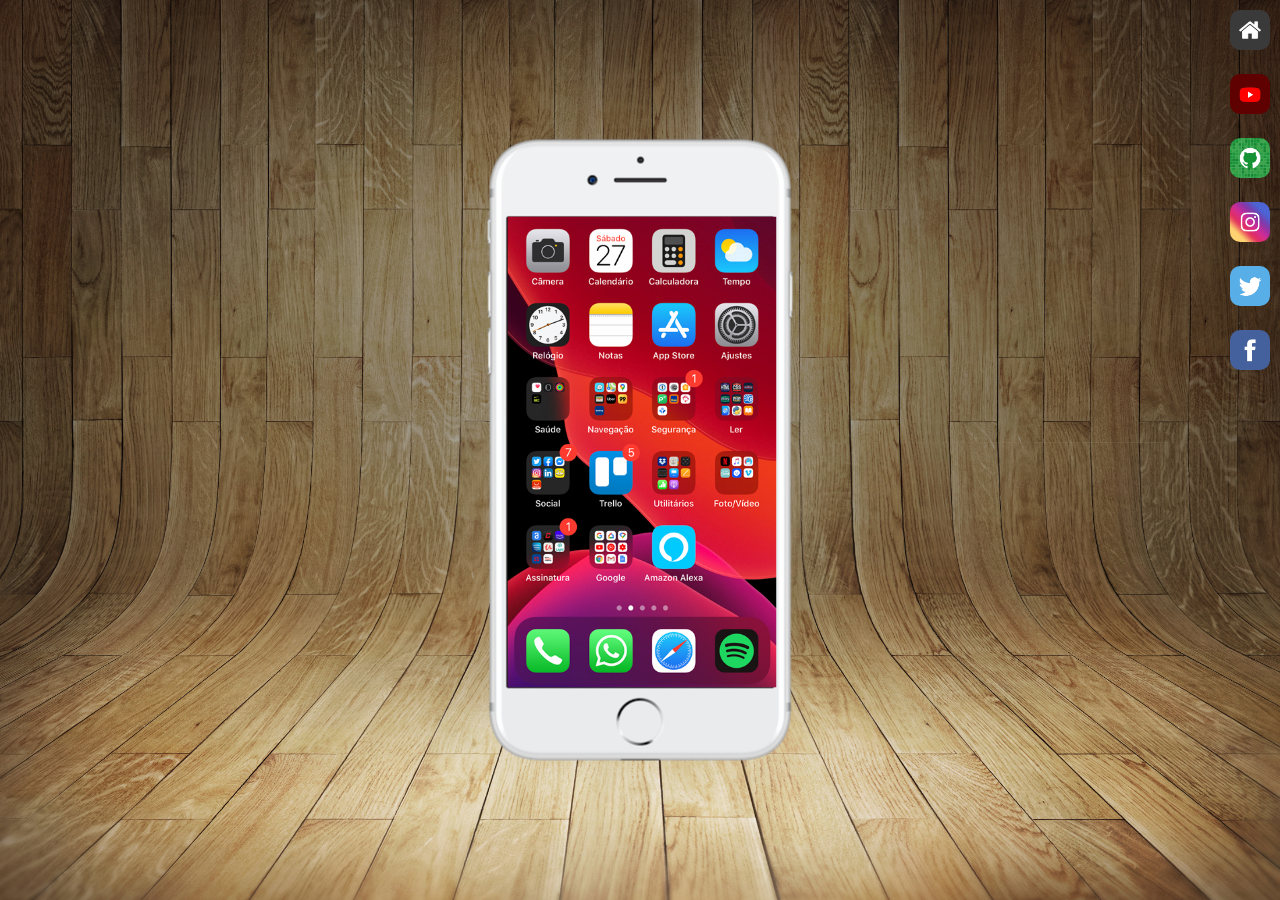
<file: index.html>
<!DOCTYPE html>
<html lang="pt-br">
<head>
  <meta charset="UTF-8">
  <meta name="viewport" content="width=device-width, initial-scale=1.0">
  <link rel="shortcut icon" href="favicon.ico" type="image/x-icon">
  <title>Projeto Redes Sociais</title>
  <link rel="stylesheet" href="estilos/style.css">
</head>
<body>
  <main>
    <section id="telefone">
      <iframe src="home.html" frameborder="0" id="tela" name="tela">Seu navegador não é compatível com isso.</iframe>
    </section>
    <section id="redes-sociais">
      <a href="#" target="tela"><img src="imagens/logo-home.jpg" alt="Home"></a>
      <a href="#" target="tela"><img src="imagens/logo-youtube.jpg" alt="Youtube"></a>
      <a href="#" target="tela"><img src="imagens/logo-github.jpg" alt="Github"></a>
      <a href="#" target="tela"><img src="imagens/logo-instagram.jpg" alt="logo-instagram"></a>
      <a href="#" target="tela"><img src="imagens/logo-twitter.jpg" alt="Twitter"></a>
      <a href="#" target="tela"><img src="imagens/logo-facebook.jpg" alt="Facebook"></a>
    </section>
  </main>
</body>
</html>
</file>
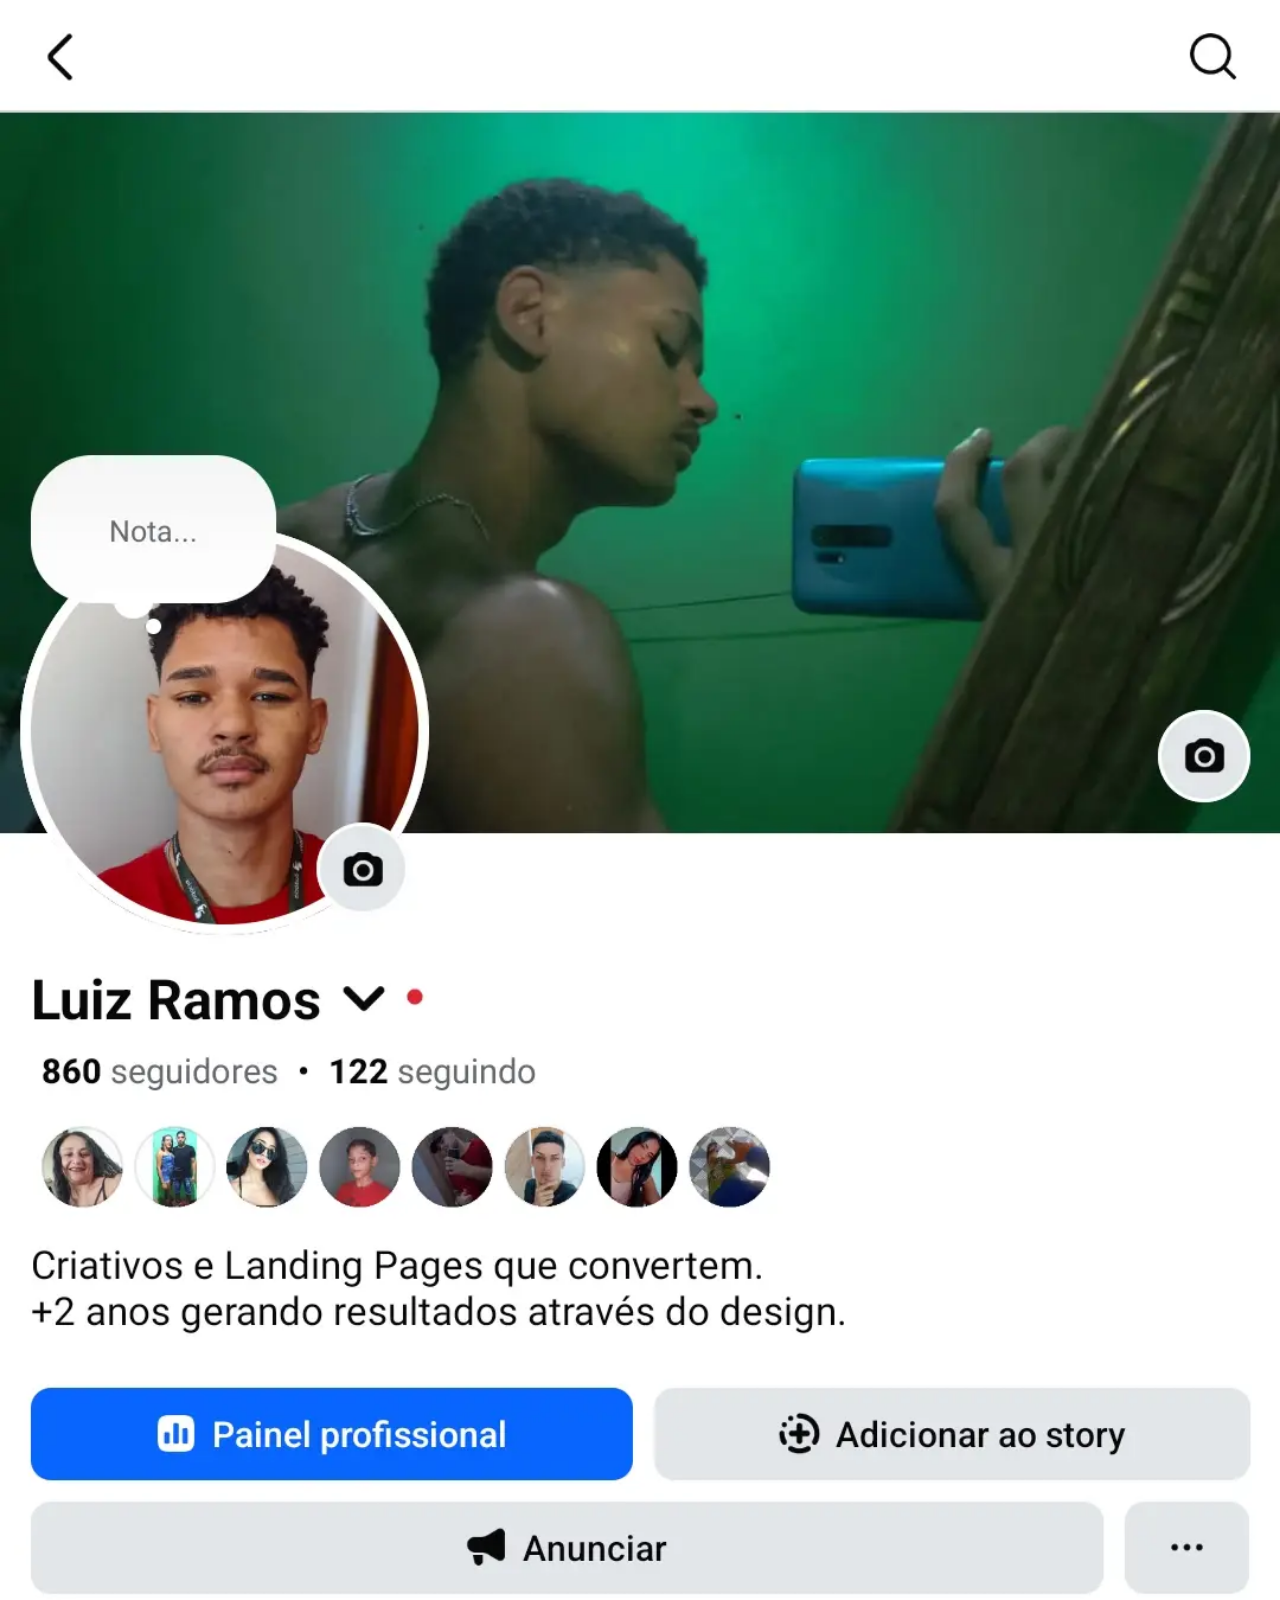
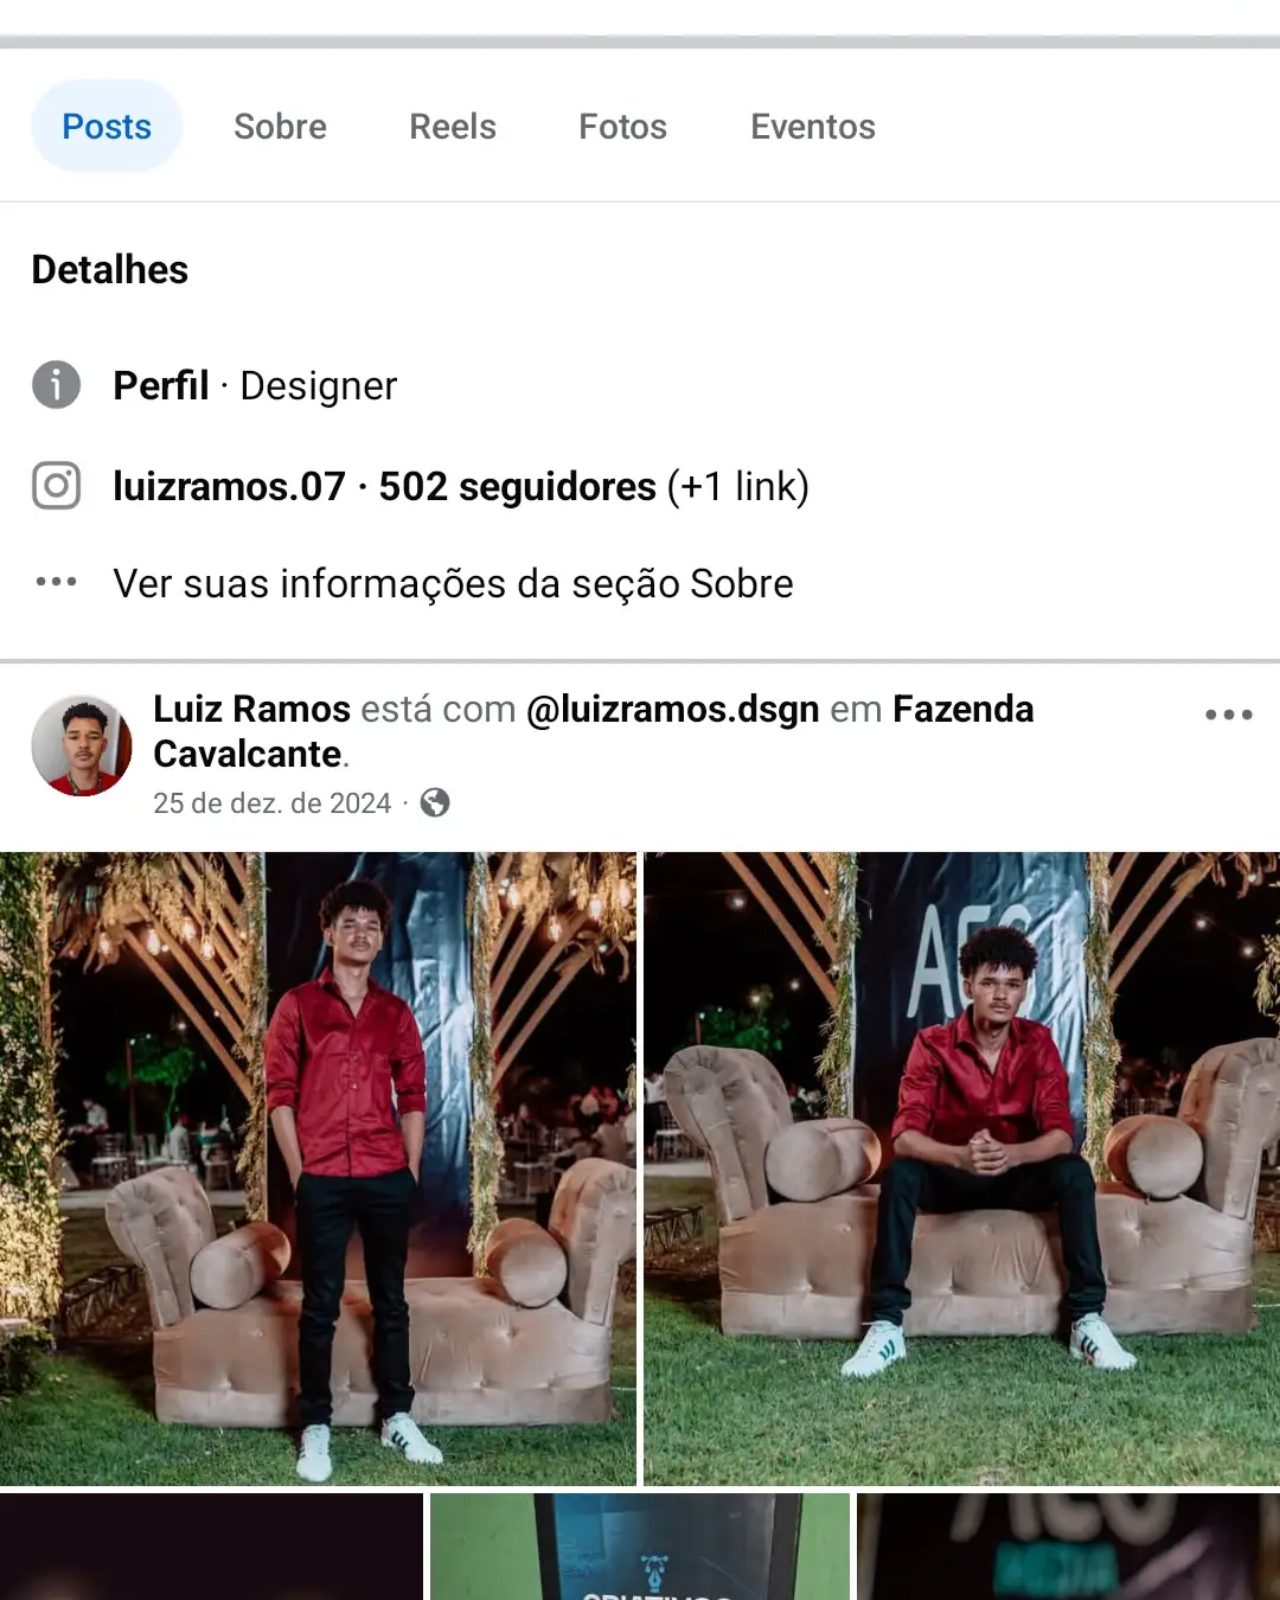
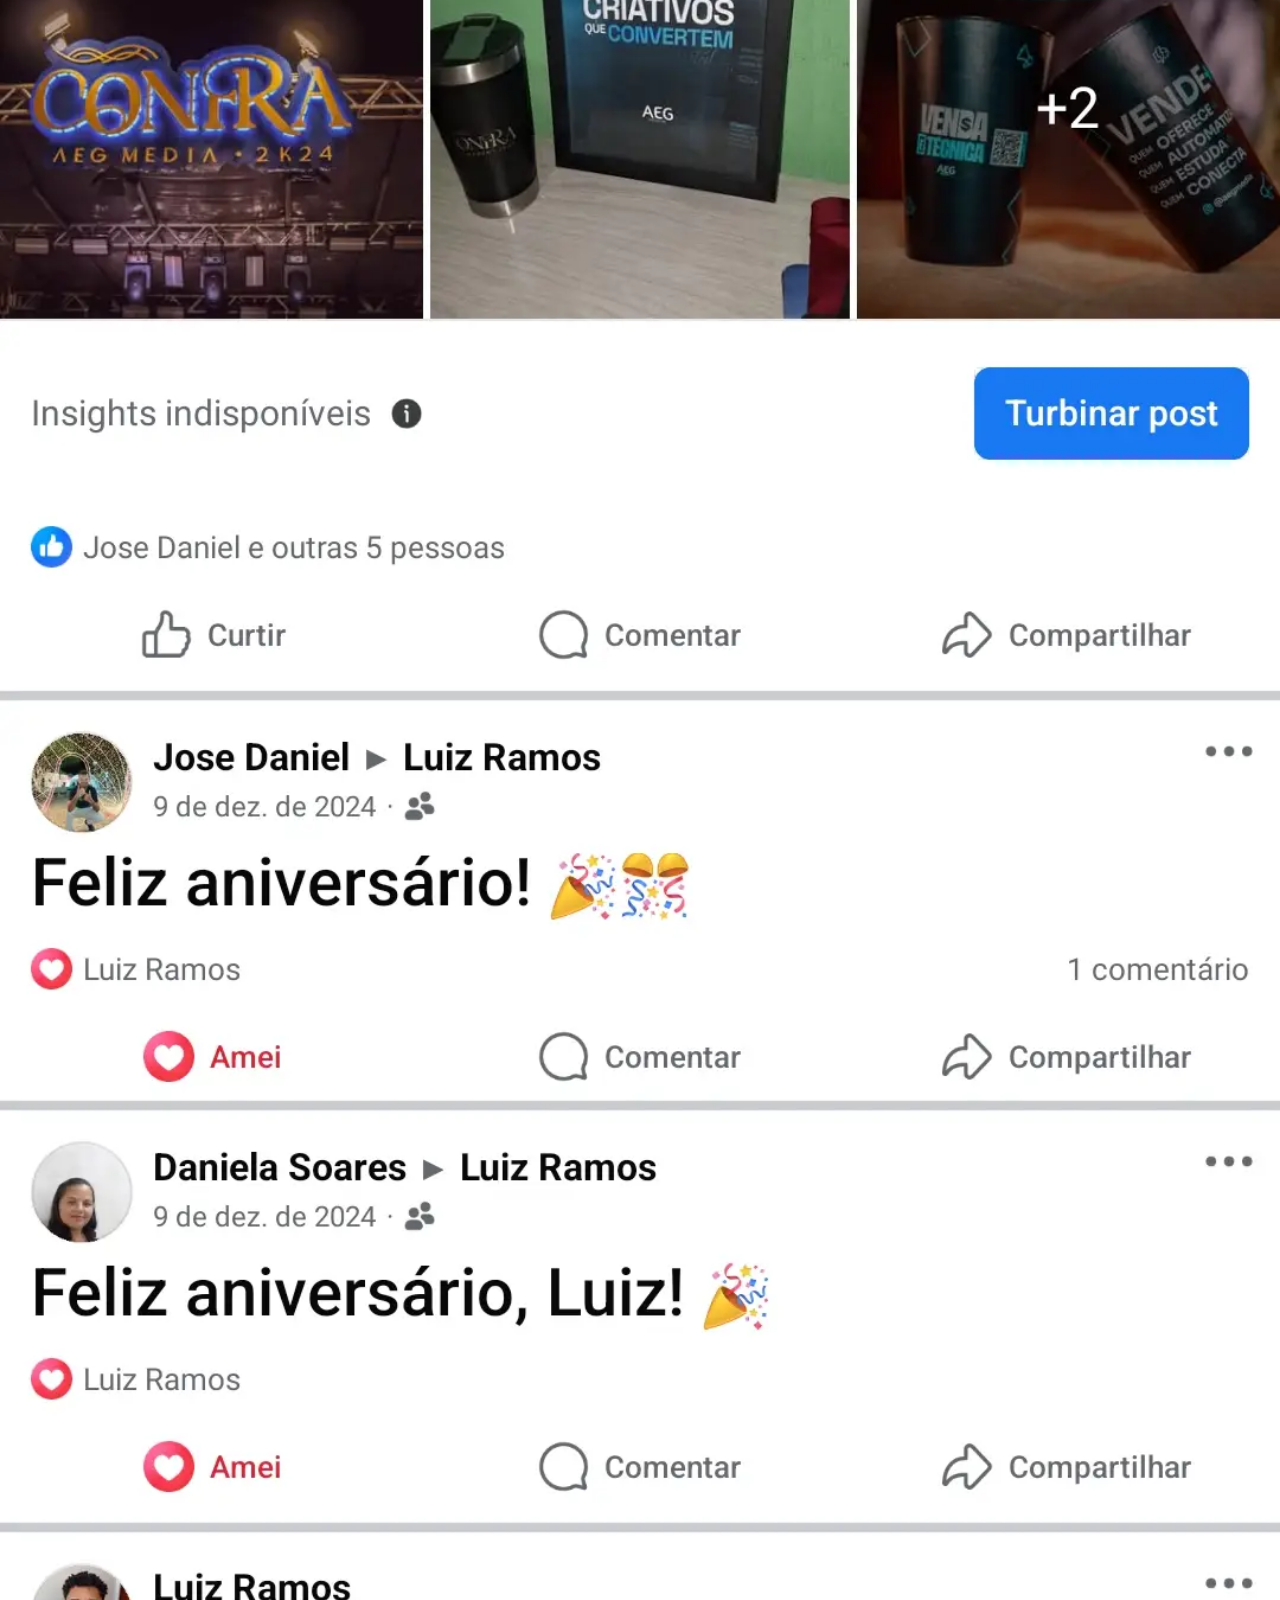
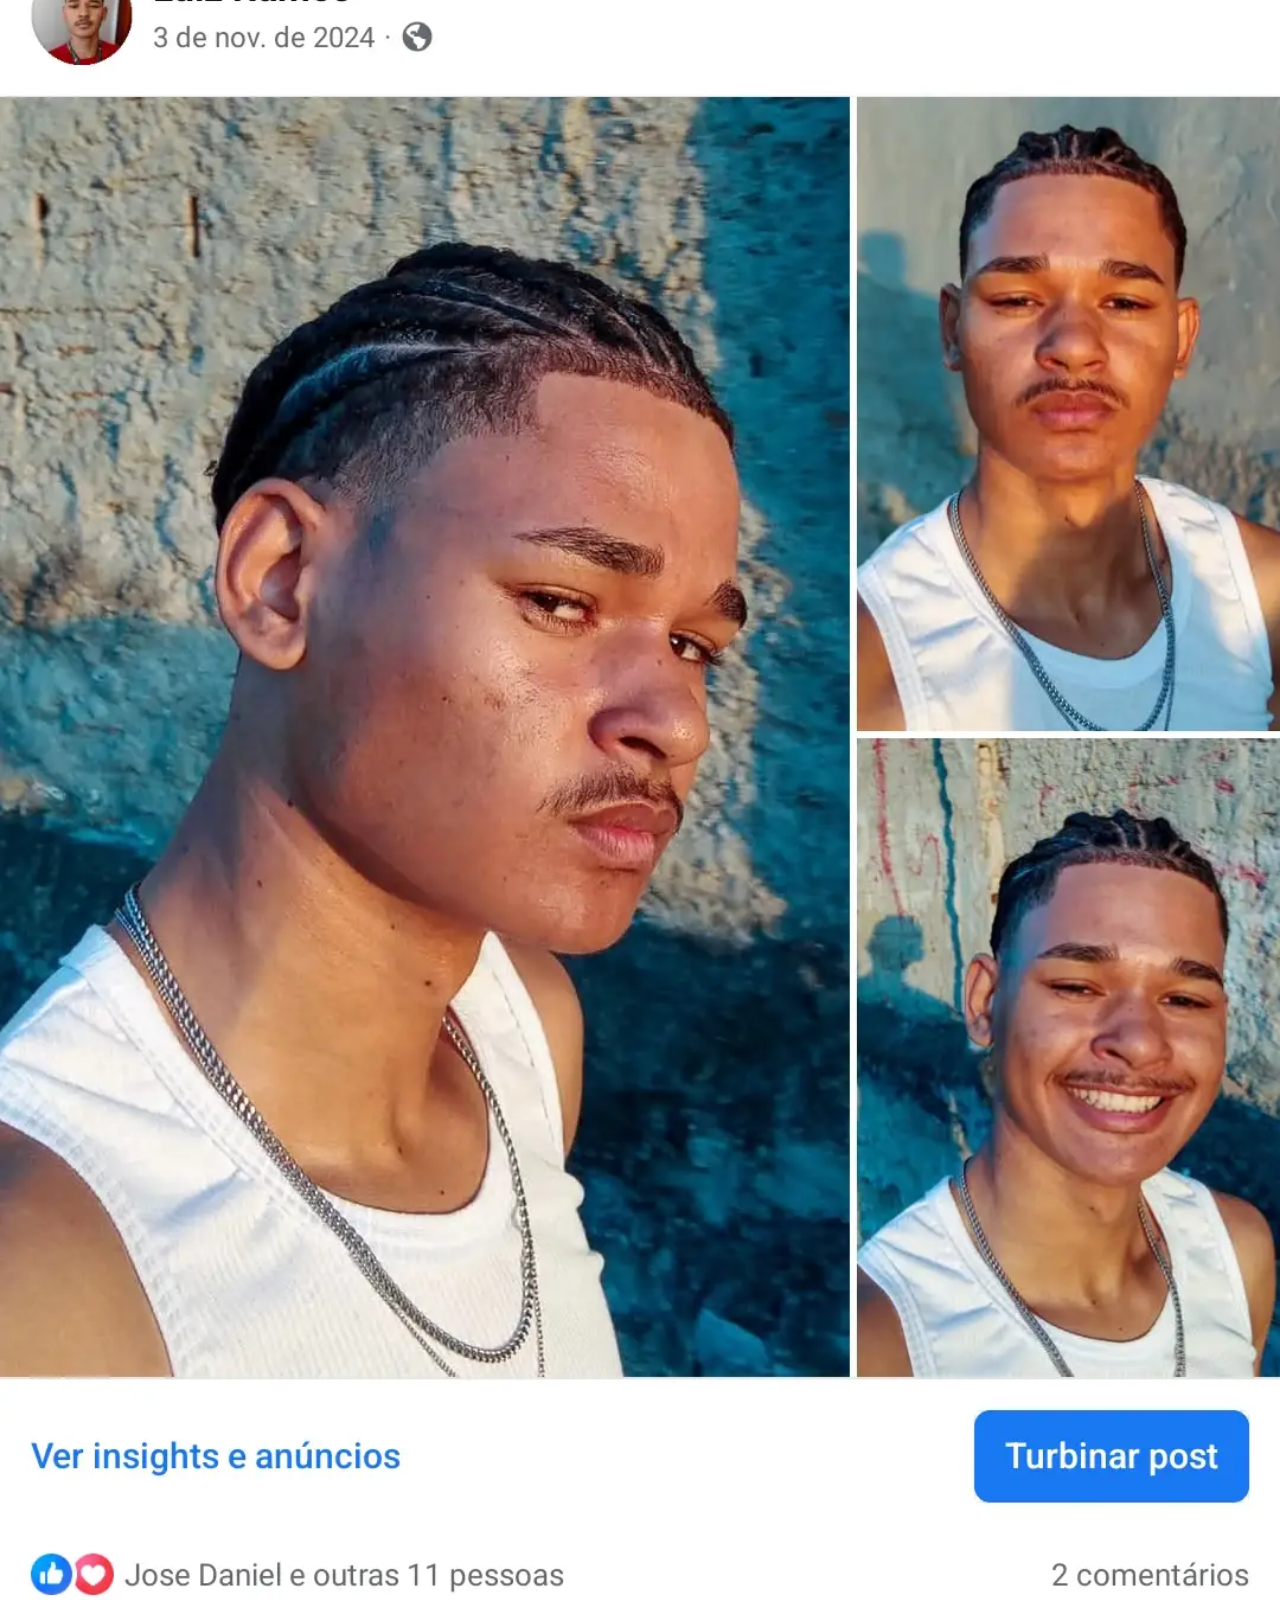
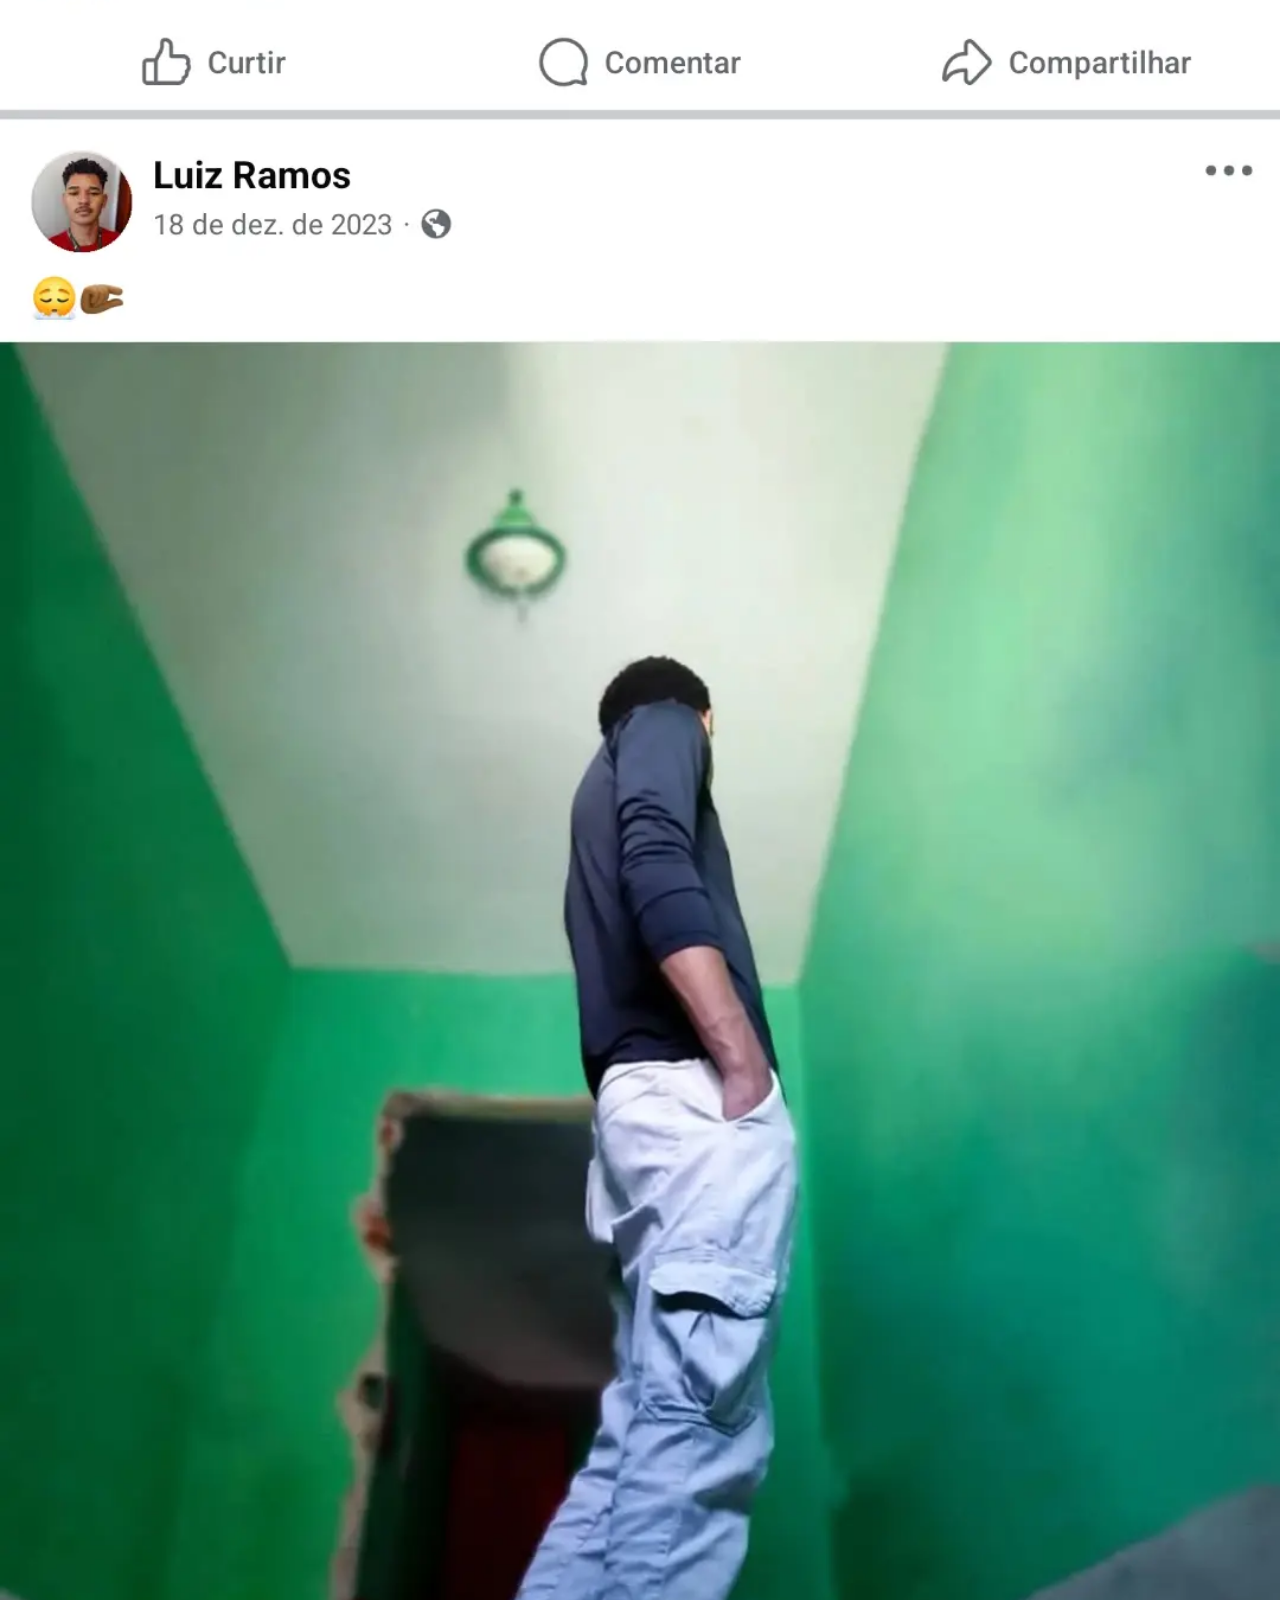
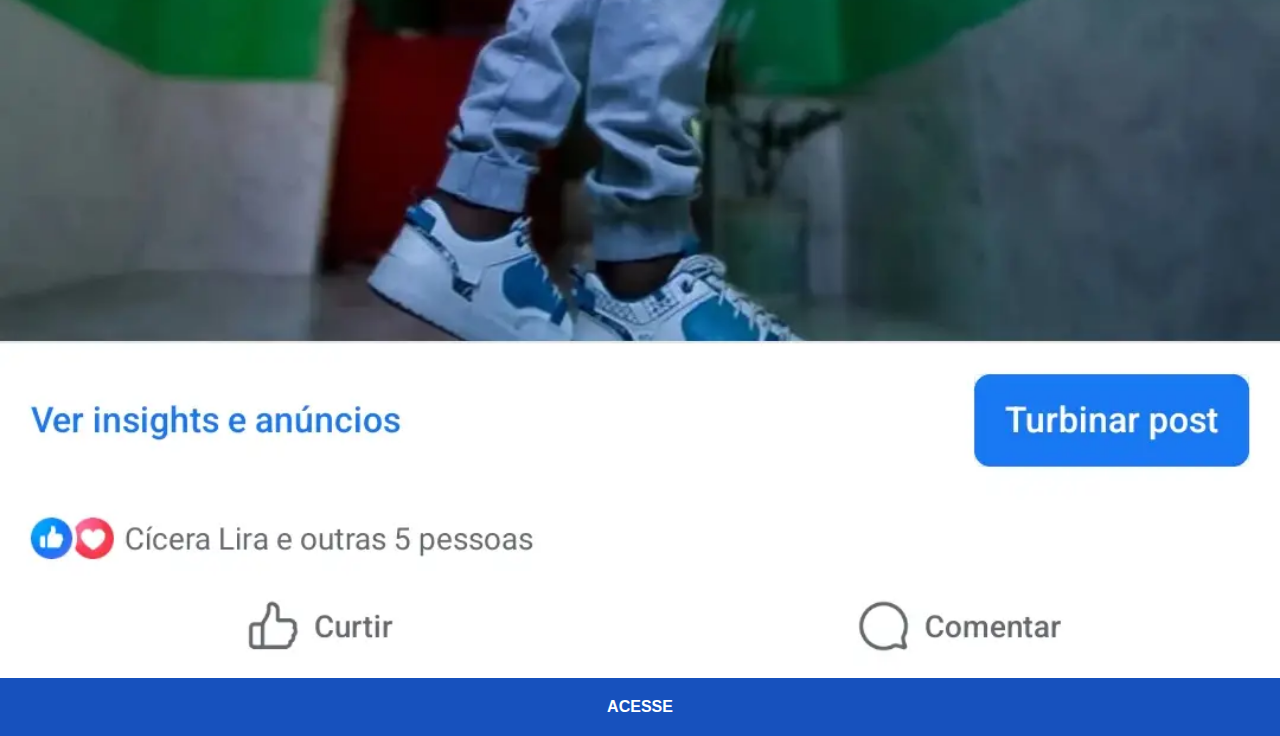
<file: facebook.html>
<!DOCTYPE html>
<html lang="pt-br">
<head>
  <meta charset="UTF-8">
  <meta name="viewport" content="width=device-width, initial-scale=1.0">
  <title>Facebook</title>
  <link rel="stylesheet" href="estilos/social.css">
</head>
<body>
  <img src="imagens/tela-facebook.webp" alt="Tela do Facebook">
  <a href="https://facebook.com/" target="_blank">ACESSE</a>
</body>
</html>
</file>
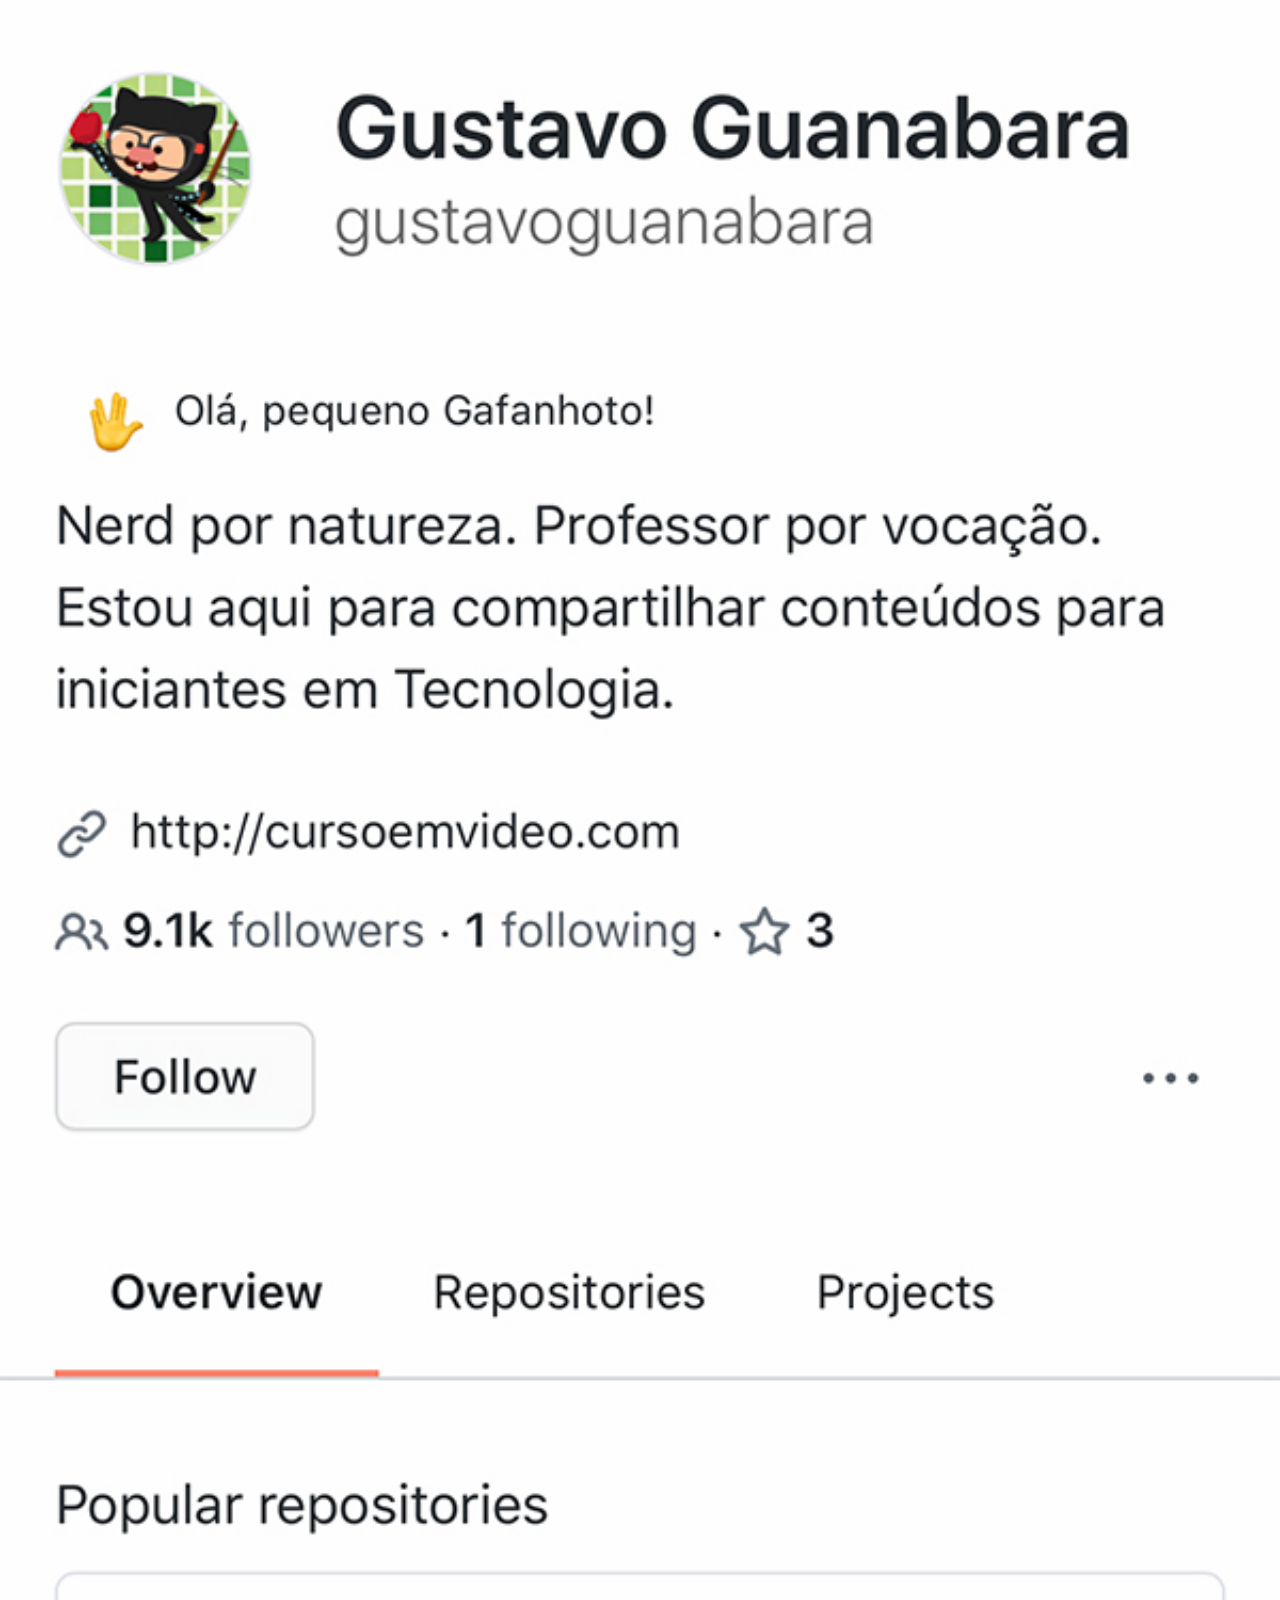
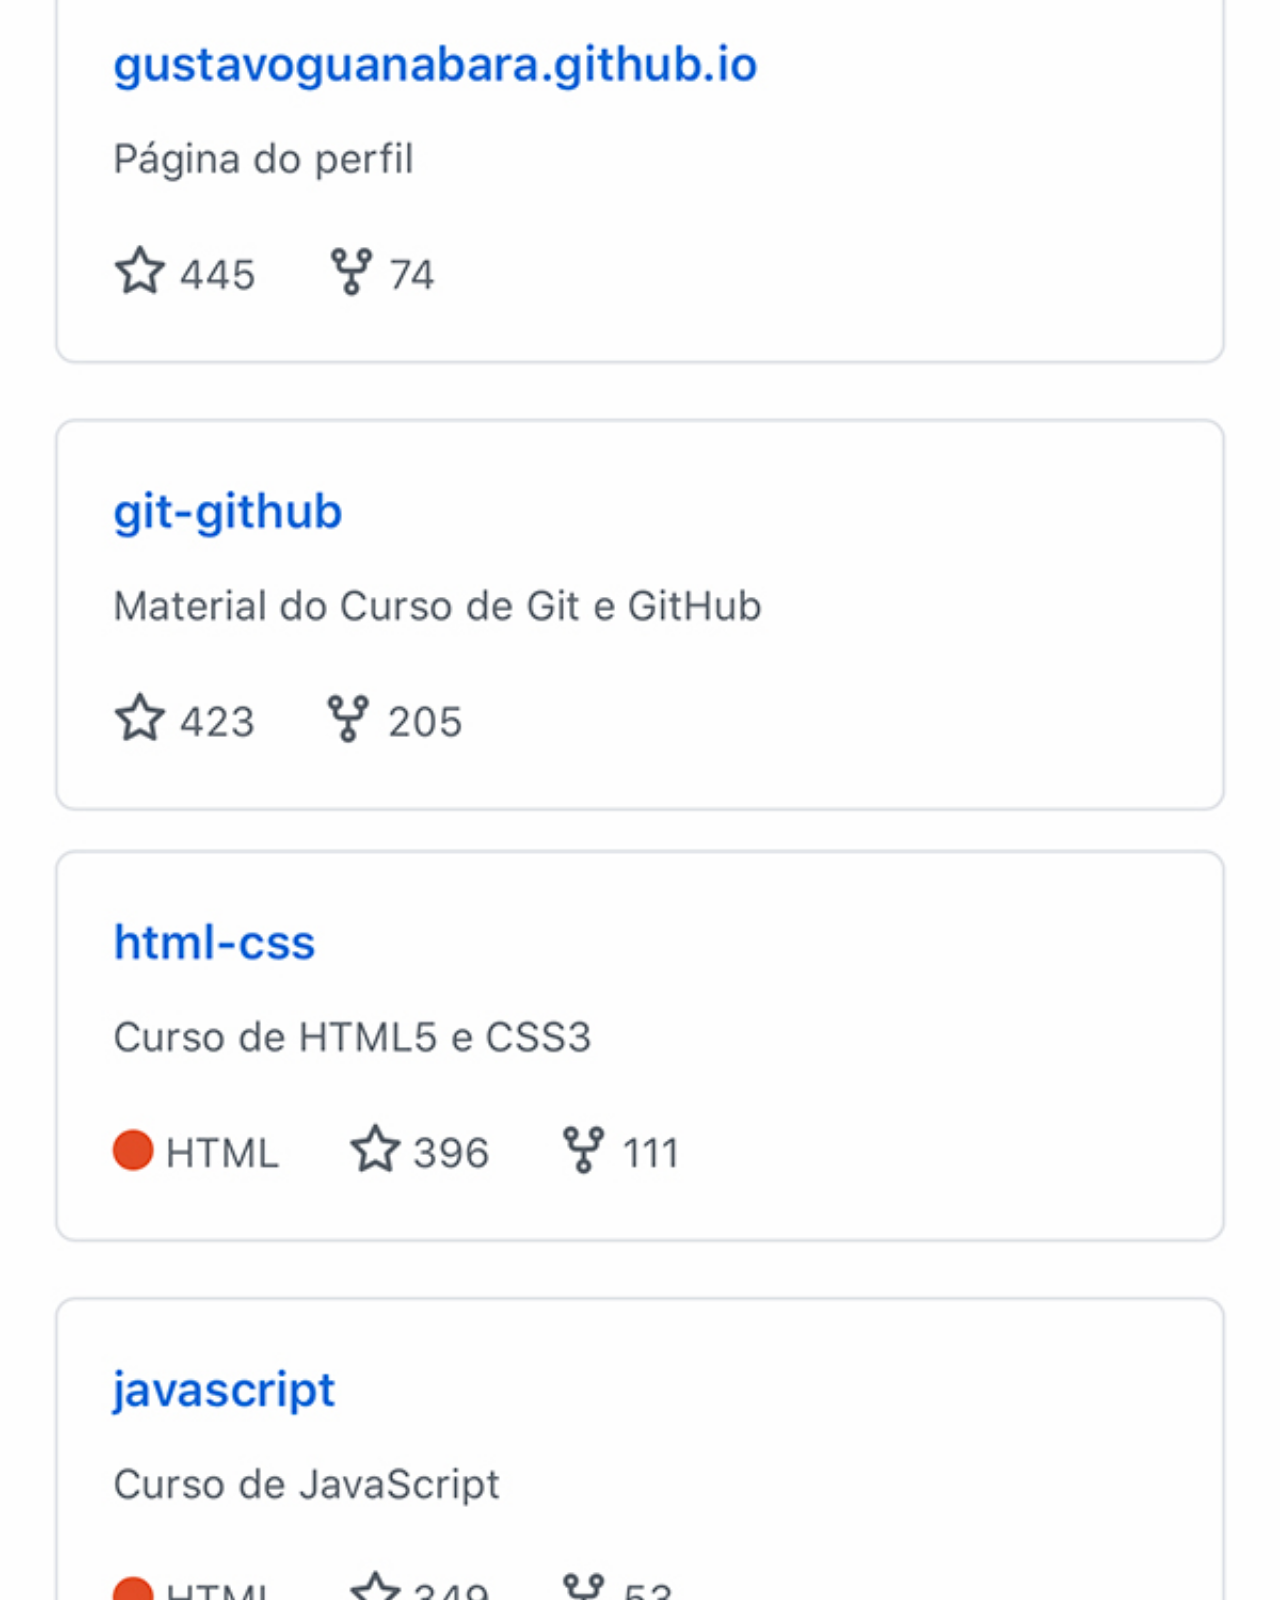
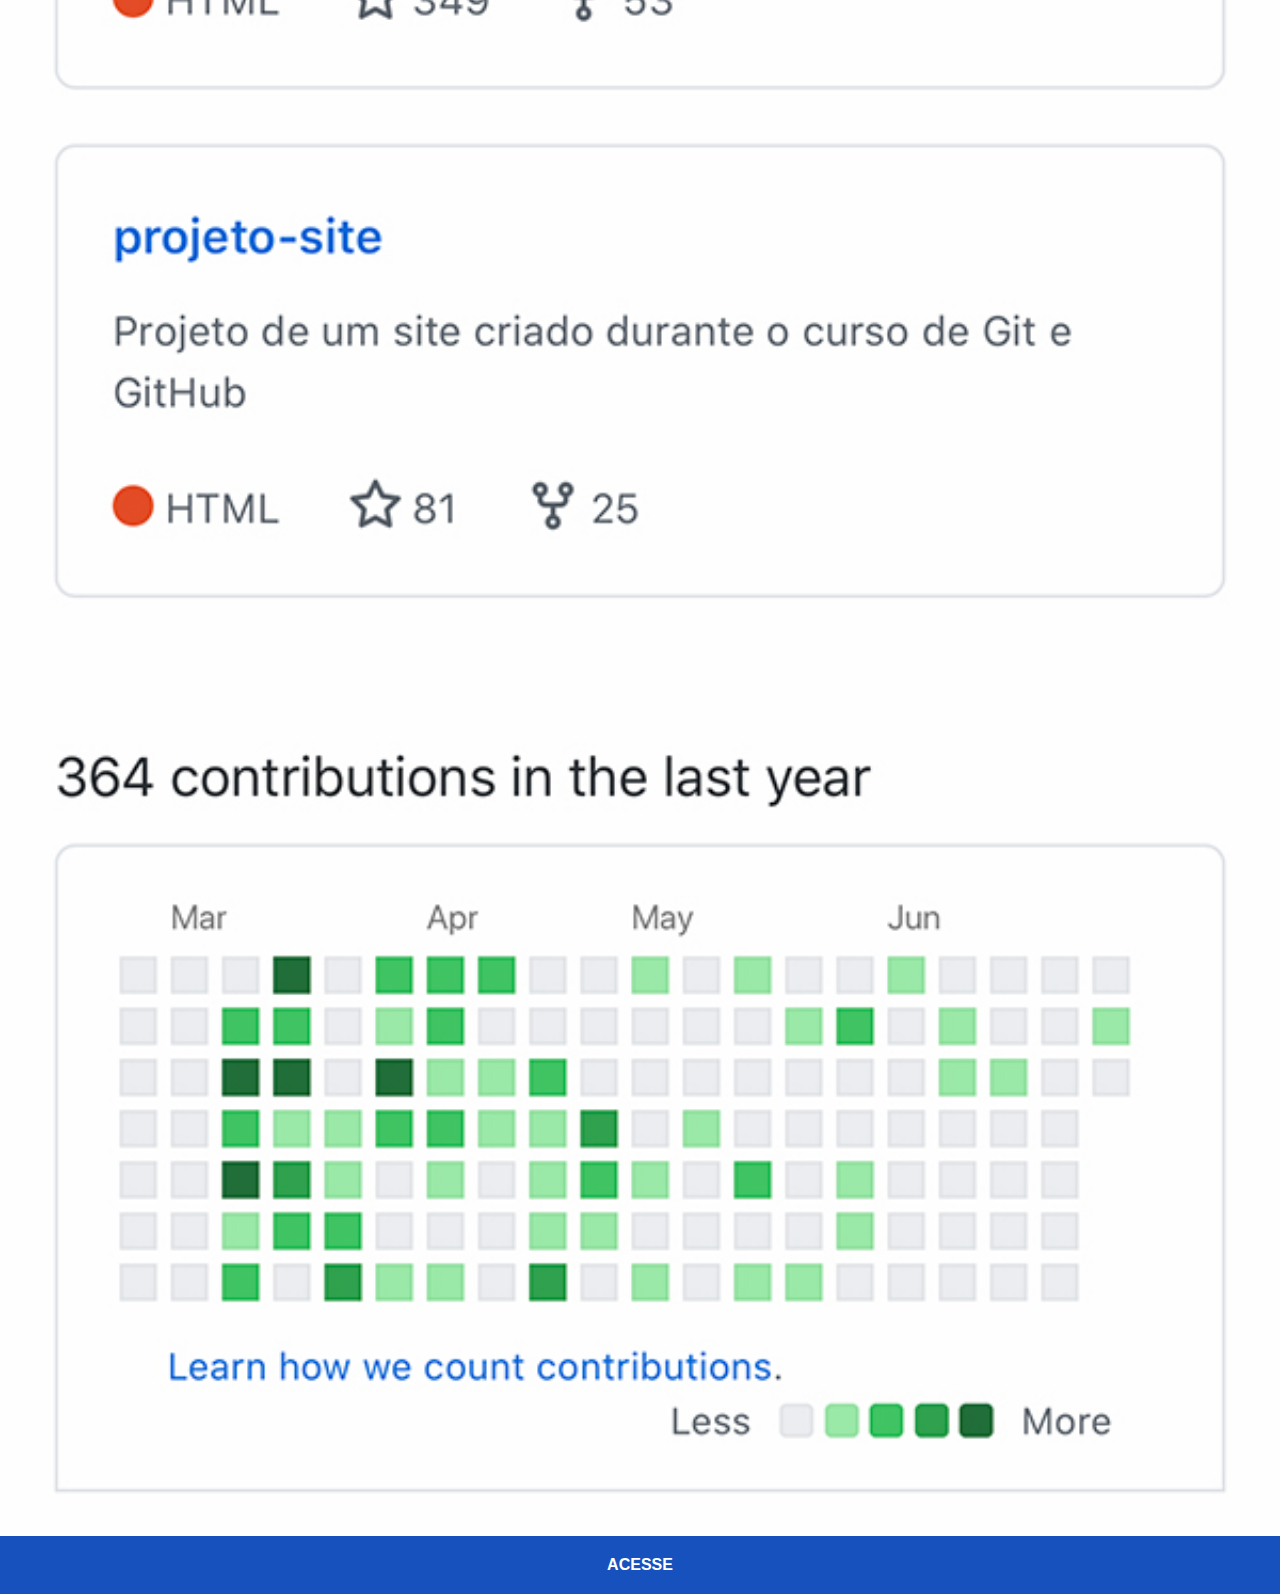
<file: github.html>
<!DOCTYPE html>
<html lang="pt-br">
<head>
  <meta charset="UTF-8">
  <meta name="viewport" content="width=device-width, initial-scale=1.0">
  <title>GitHub</title>
  <link rel="stylesheet" href="estilos/social.css">
</head>
<body>
  <img src="imagens/tela-github.jpg" alt="Tela do GitHub">
  <a href="https://github.com/luizramosdsgn" target="_blank">ACESSE</a>
</body>
</html>
</file>
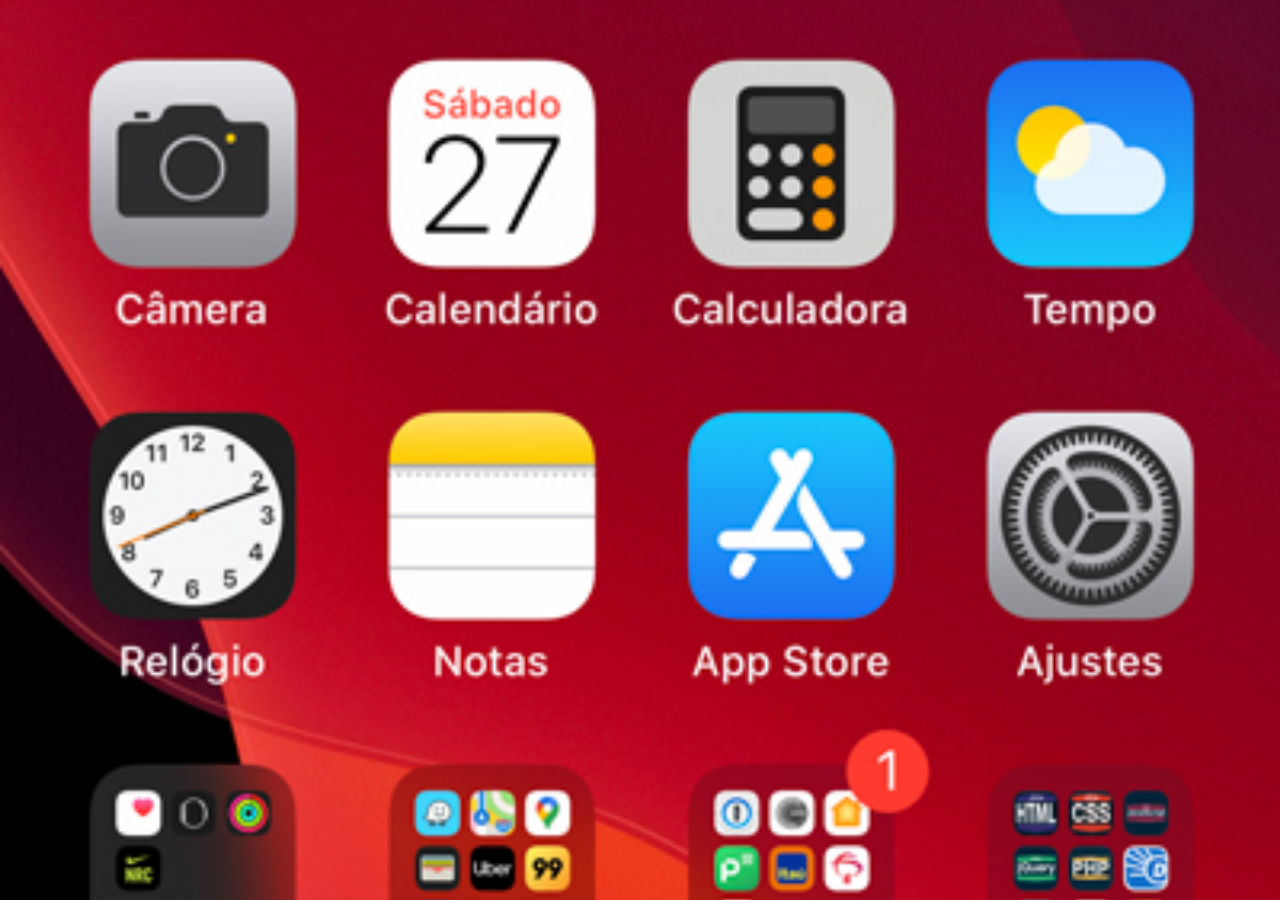
<file: home.html>
<!DOCTYPE html>
<html lang="pt-br">
<head>
  <meta charset="UTF-8">
  <meta name="viewport" content="width=device-width, initial-scale=1.0">
  <title>Home</title>
  <style>
    * {
      margin: 0;
      padding: 0;
    }
    body {
      width: 100vw;
      height: 100vh;
      background: url('imagens/tela-home.jpg')no-repeat top center;
      background-size: cover;
    }
  </style>
</head>
<body>
  
</body>
</html>
</file>
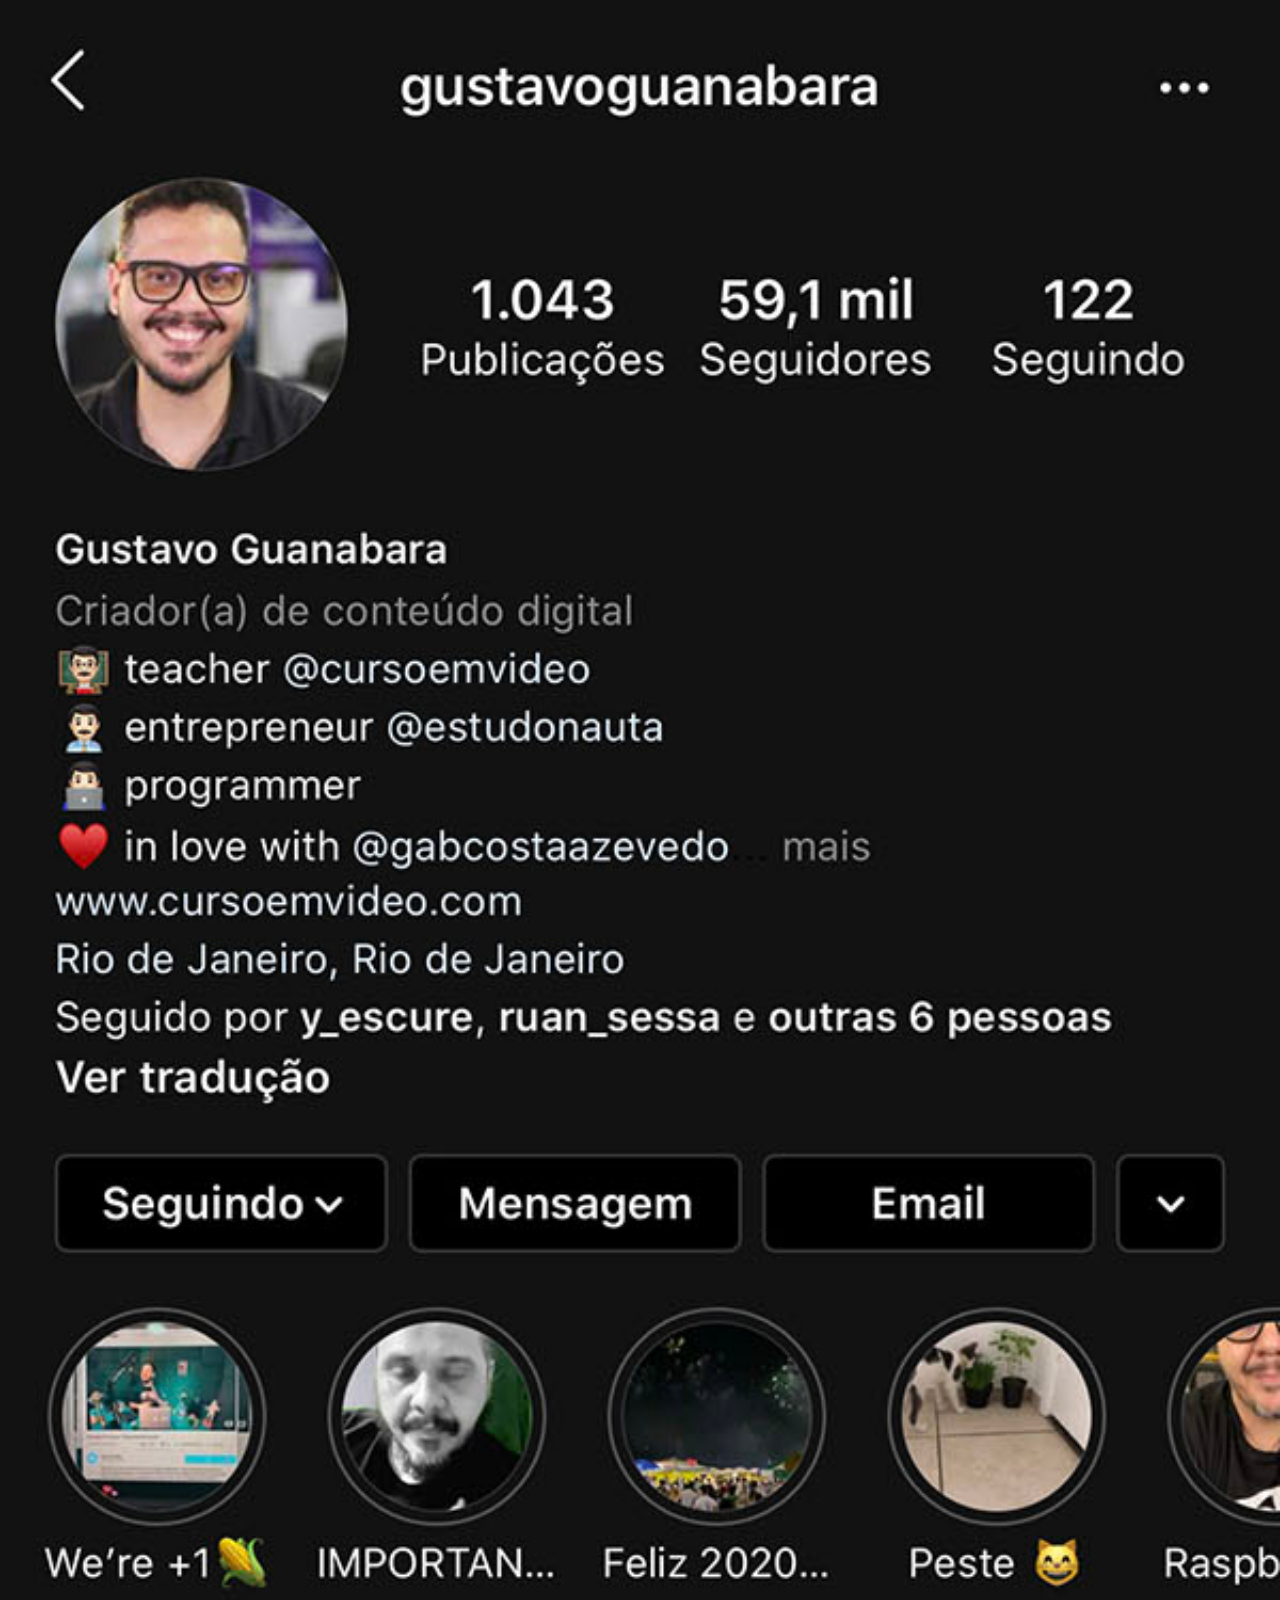
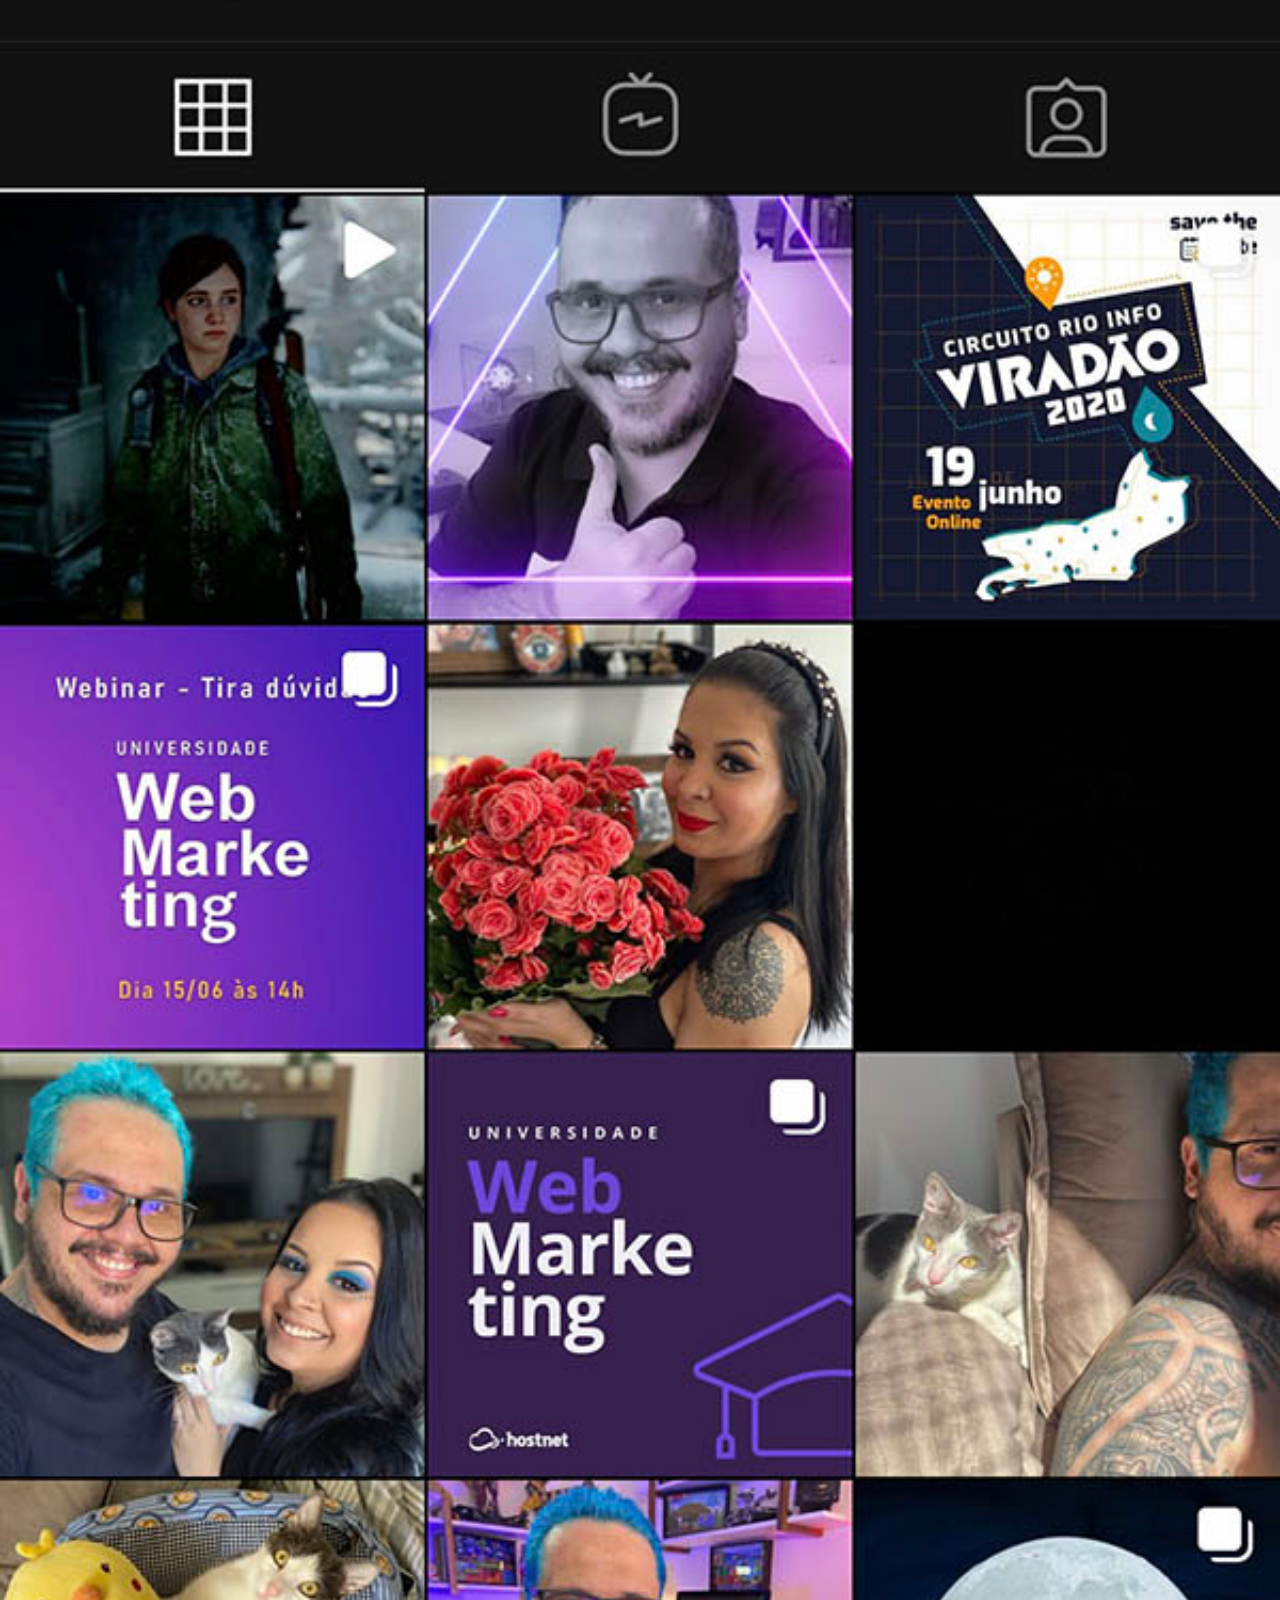
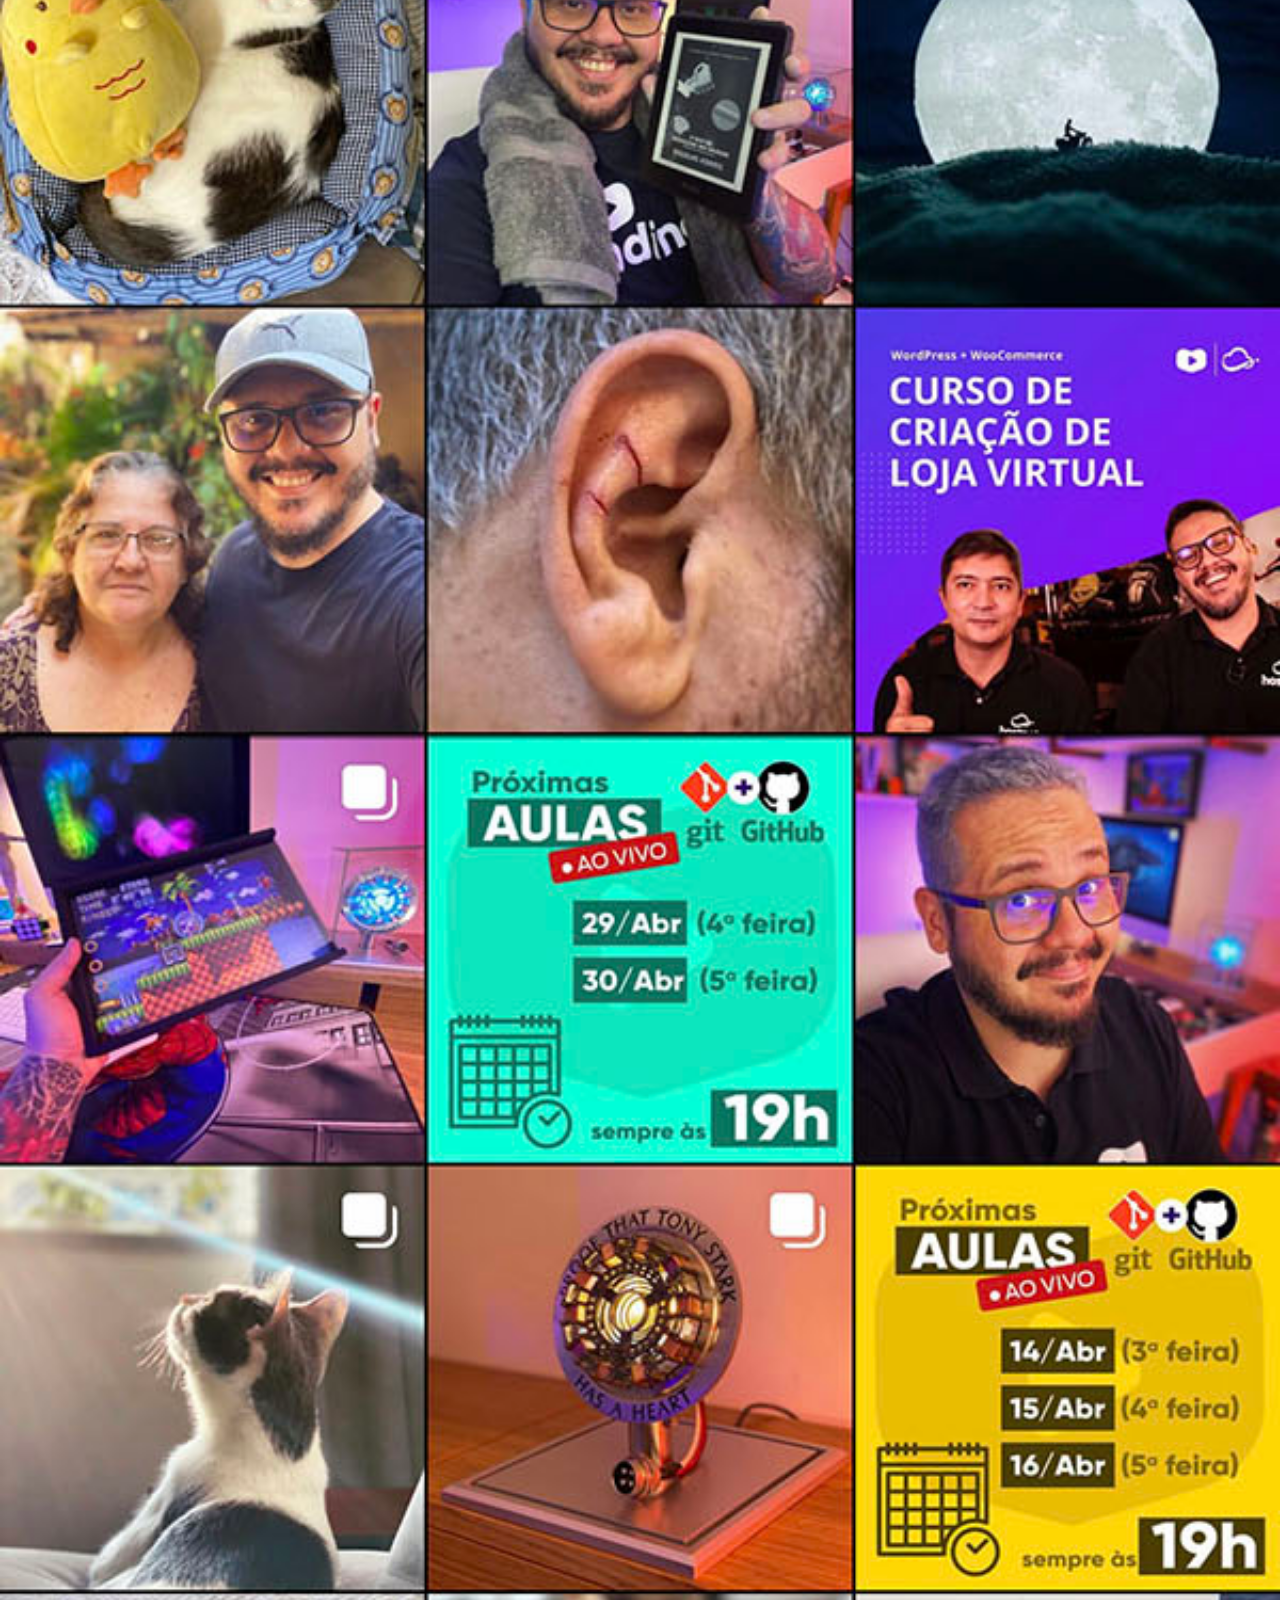
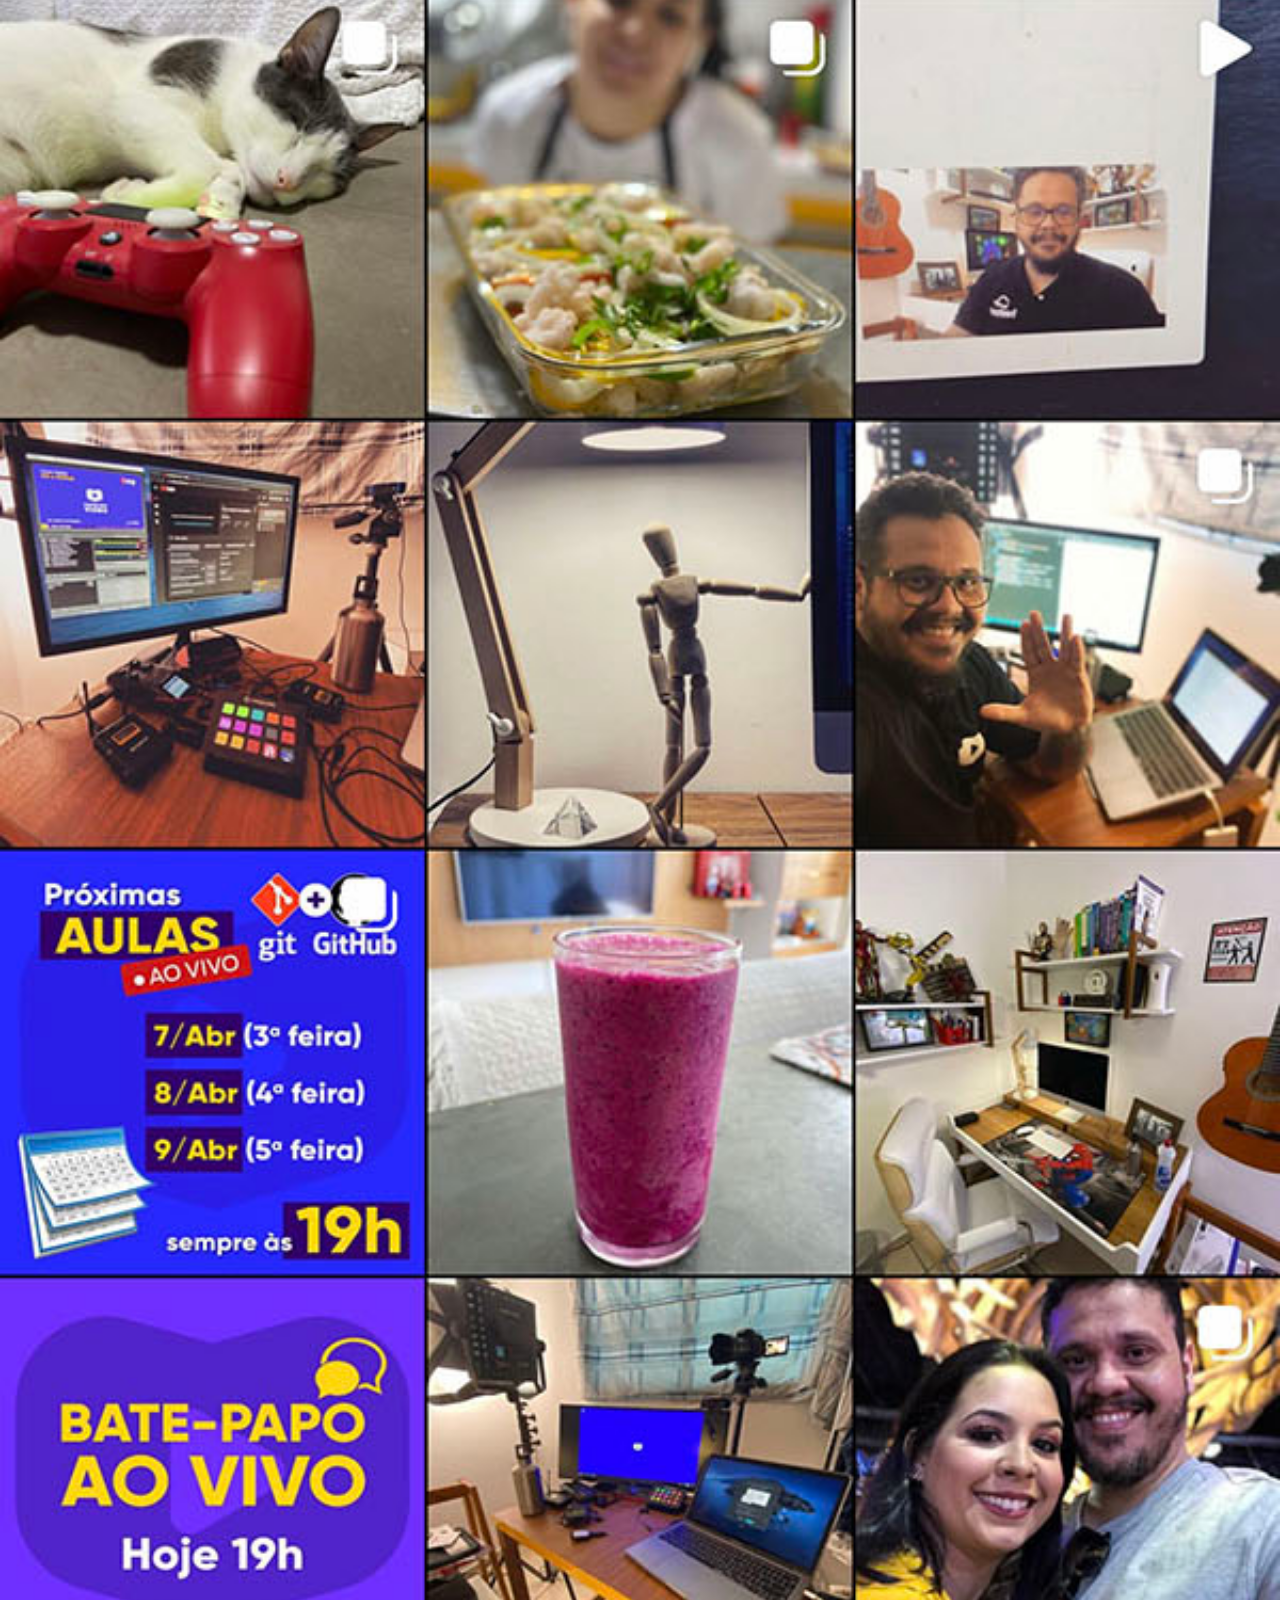
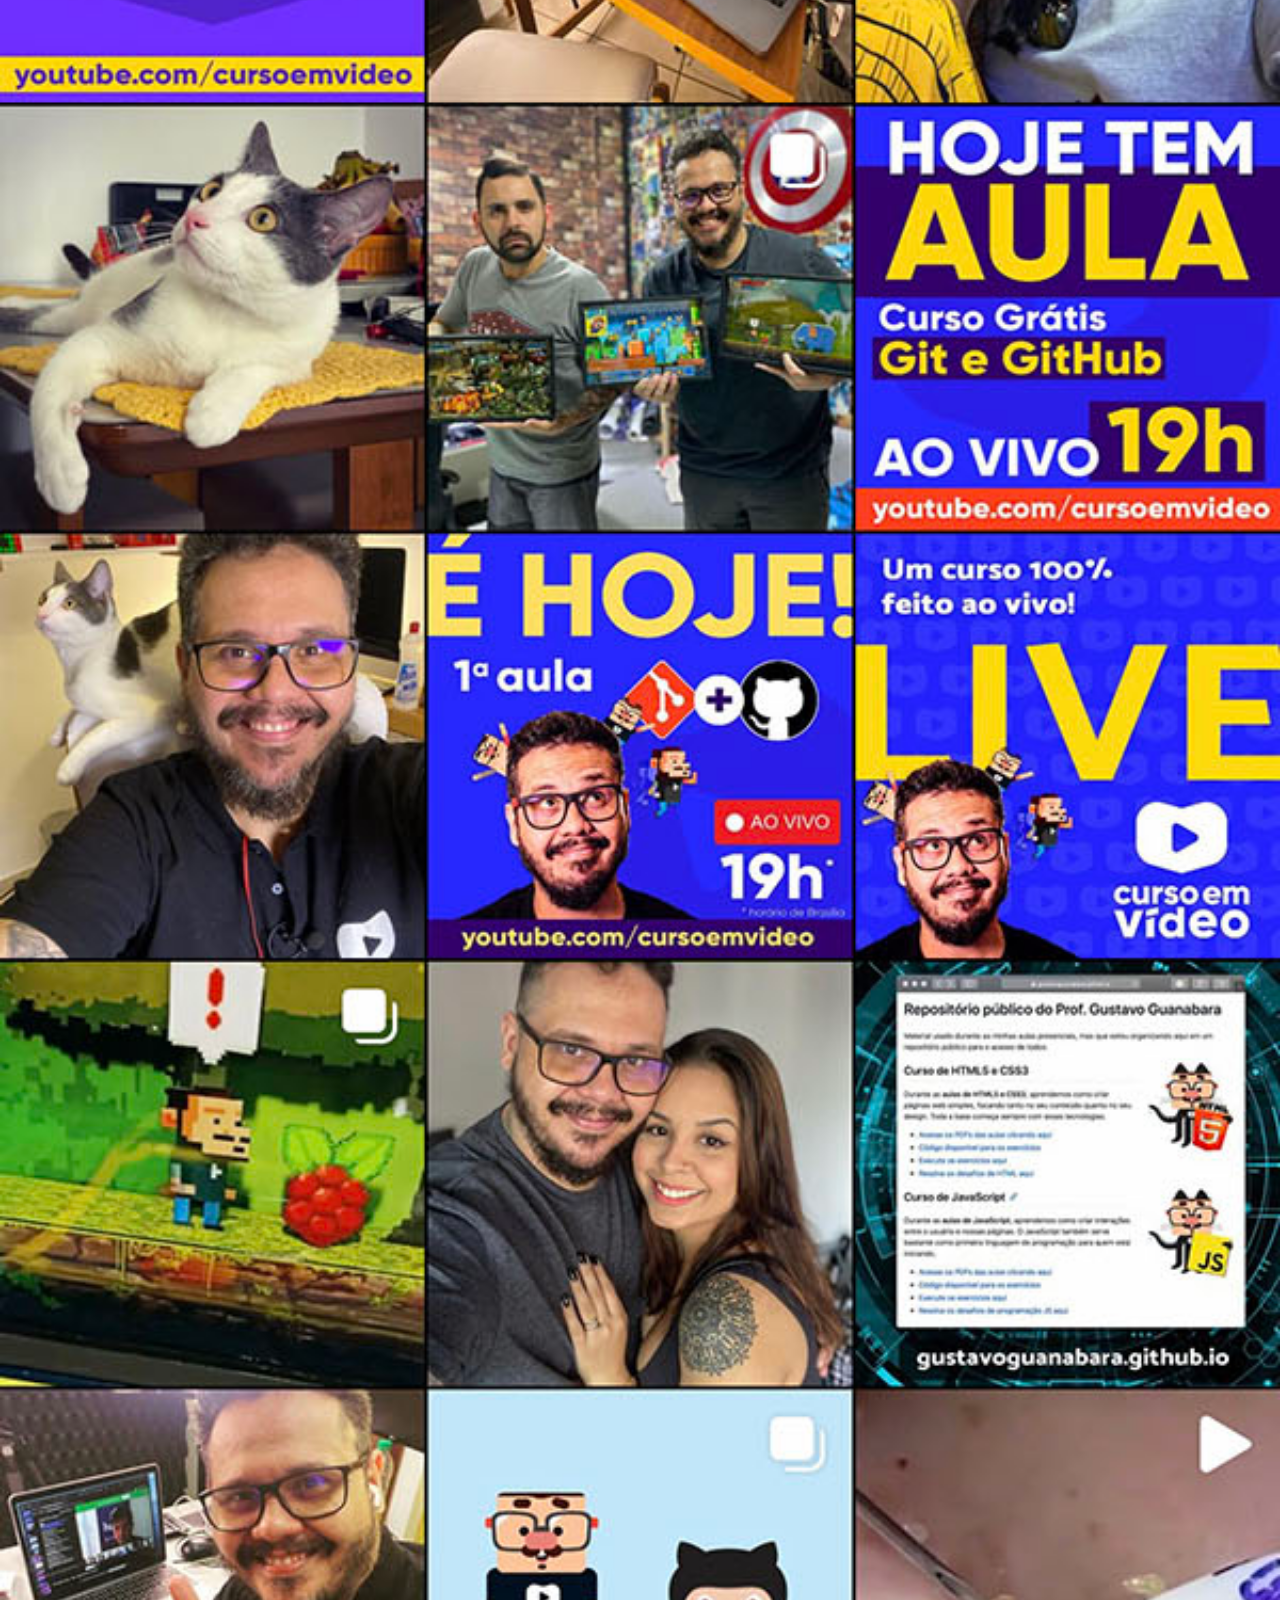
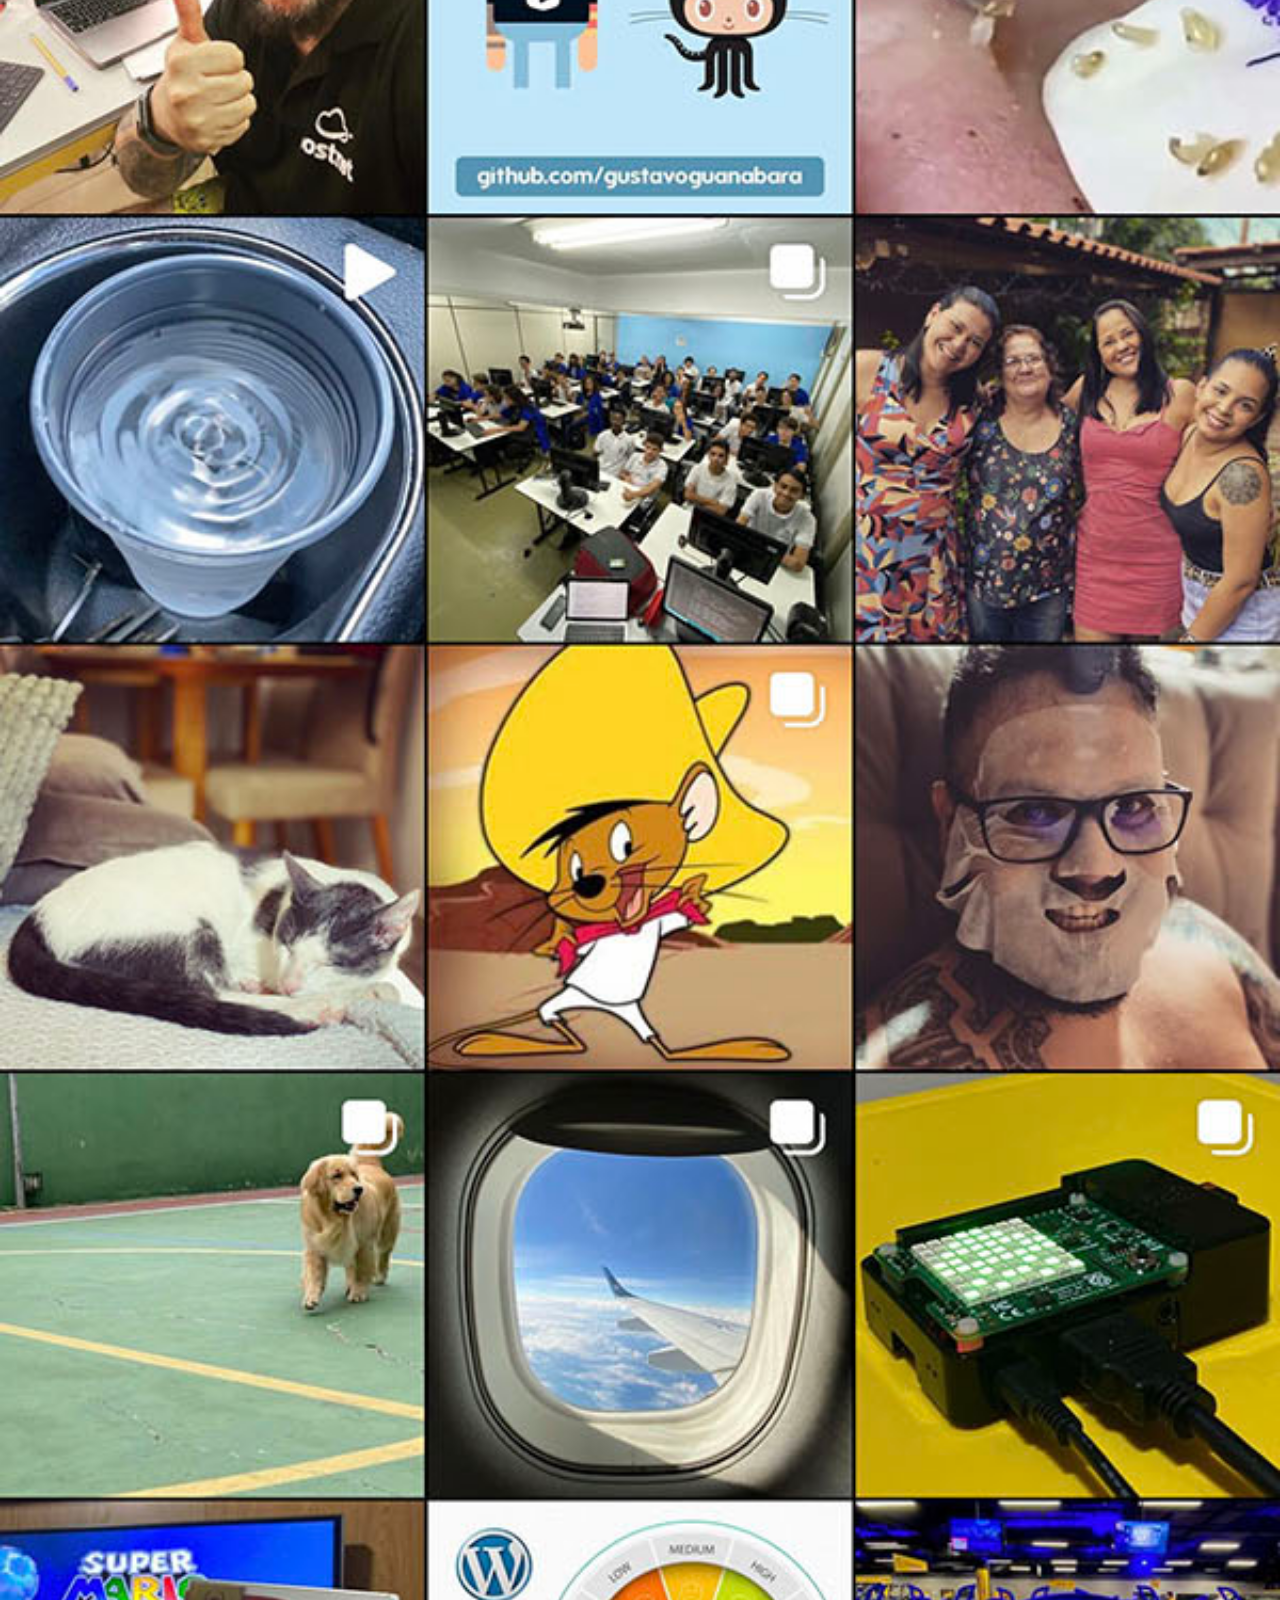
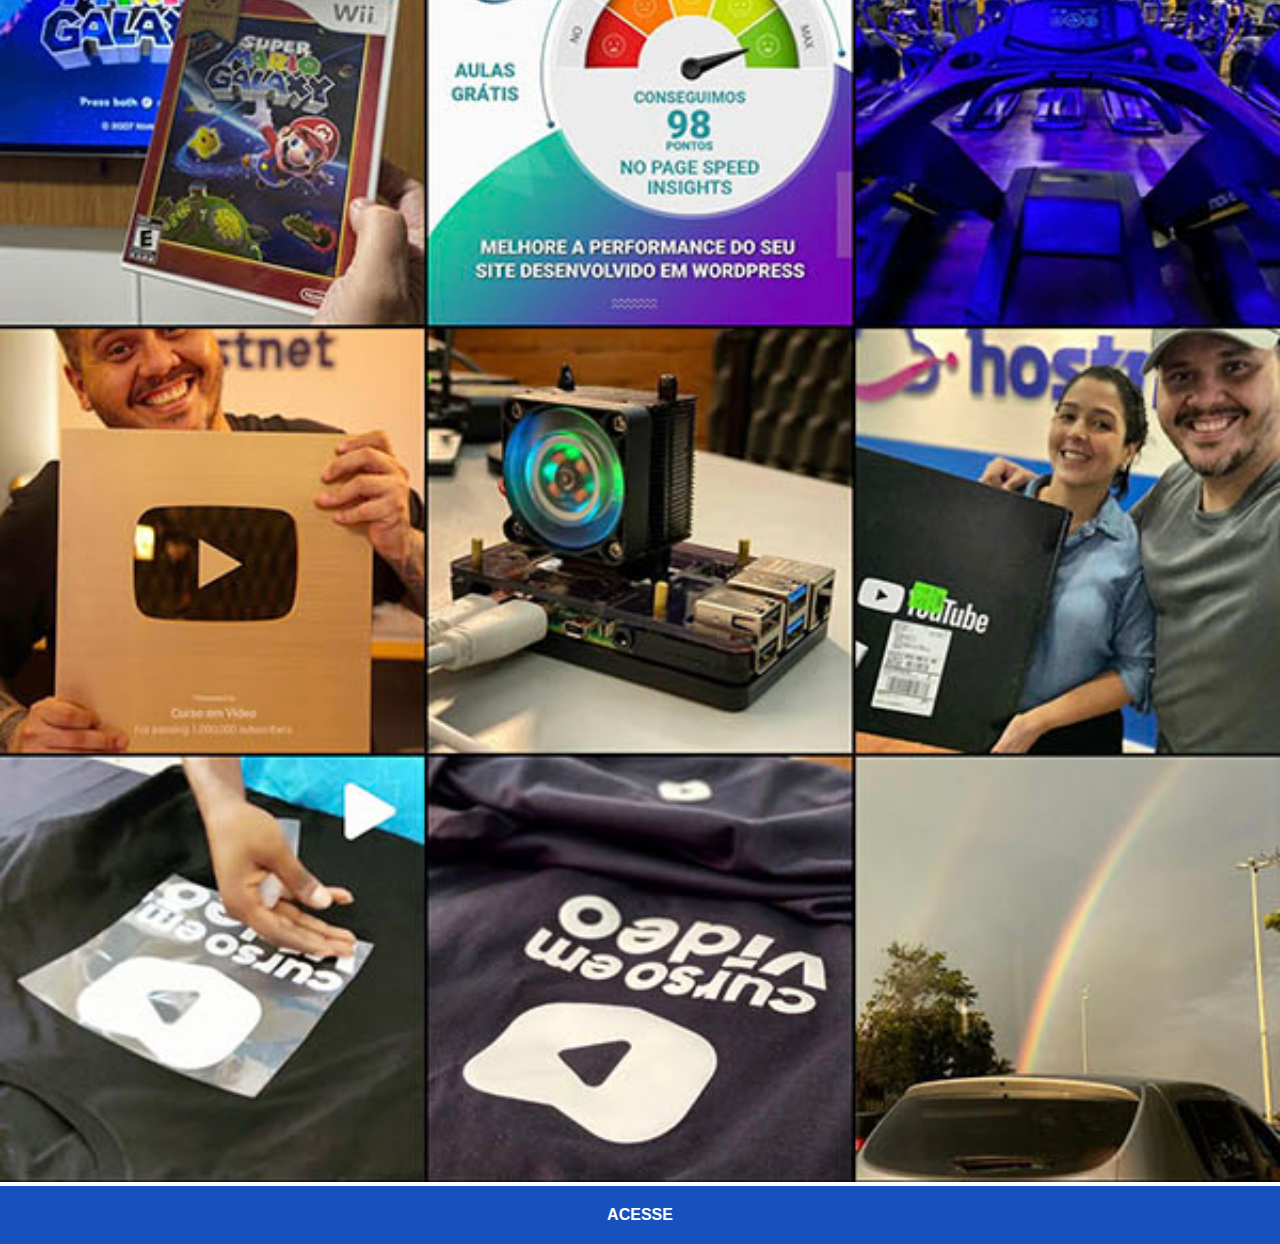
<file: instagram.html>
<!DOCTYPE html>
<html lang="pt-br">
<head>
  <meta charset="UTF-8">
  <meta name="viewport" content="width=device-width, initial-scale=1.0">
  <title>Instagram</title>
  <link rel="stylesheet" href="estilos/social.css">
</head>
<body>
  <img src="imagens/tela-instagram.jpg" alt="Tela do Instagram">
  <a href="https://Instagram.com/luizramos.07" target="_blank">ACESSE</a>
</body>
</html>
</file>
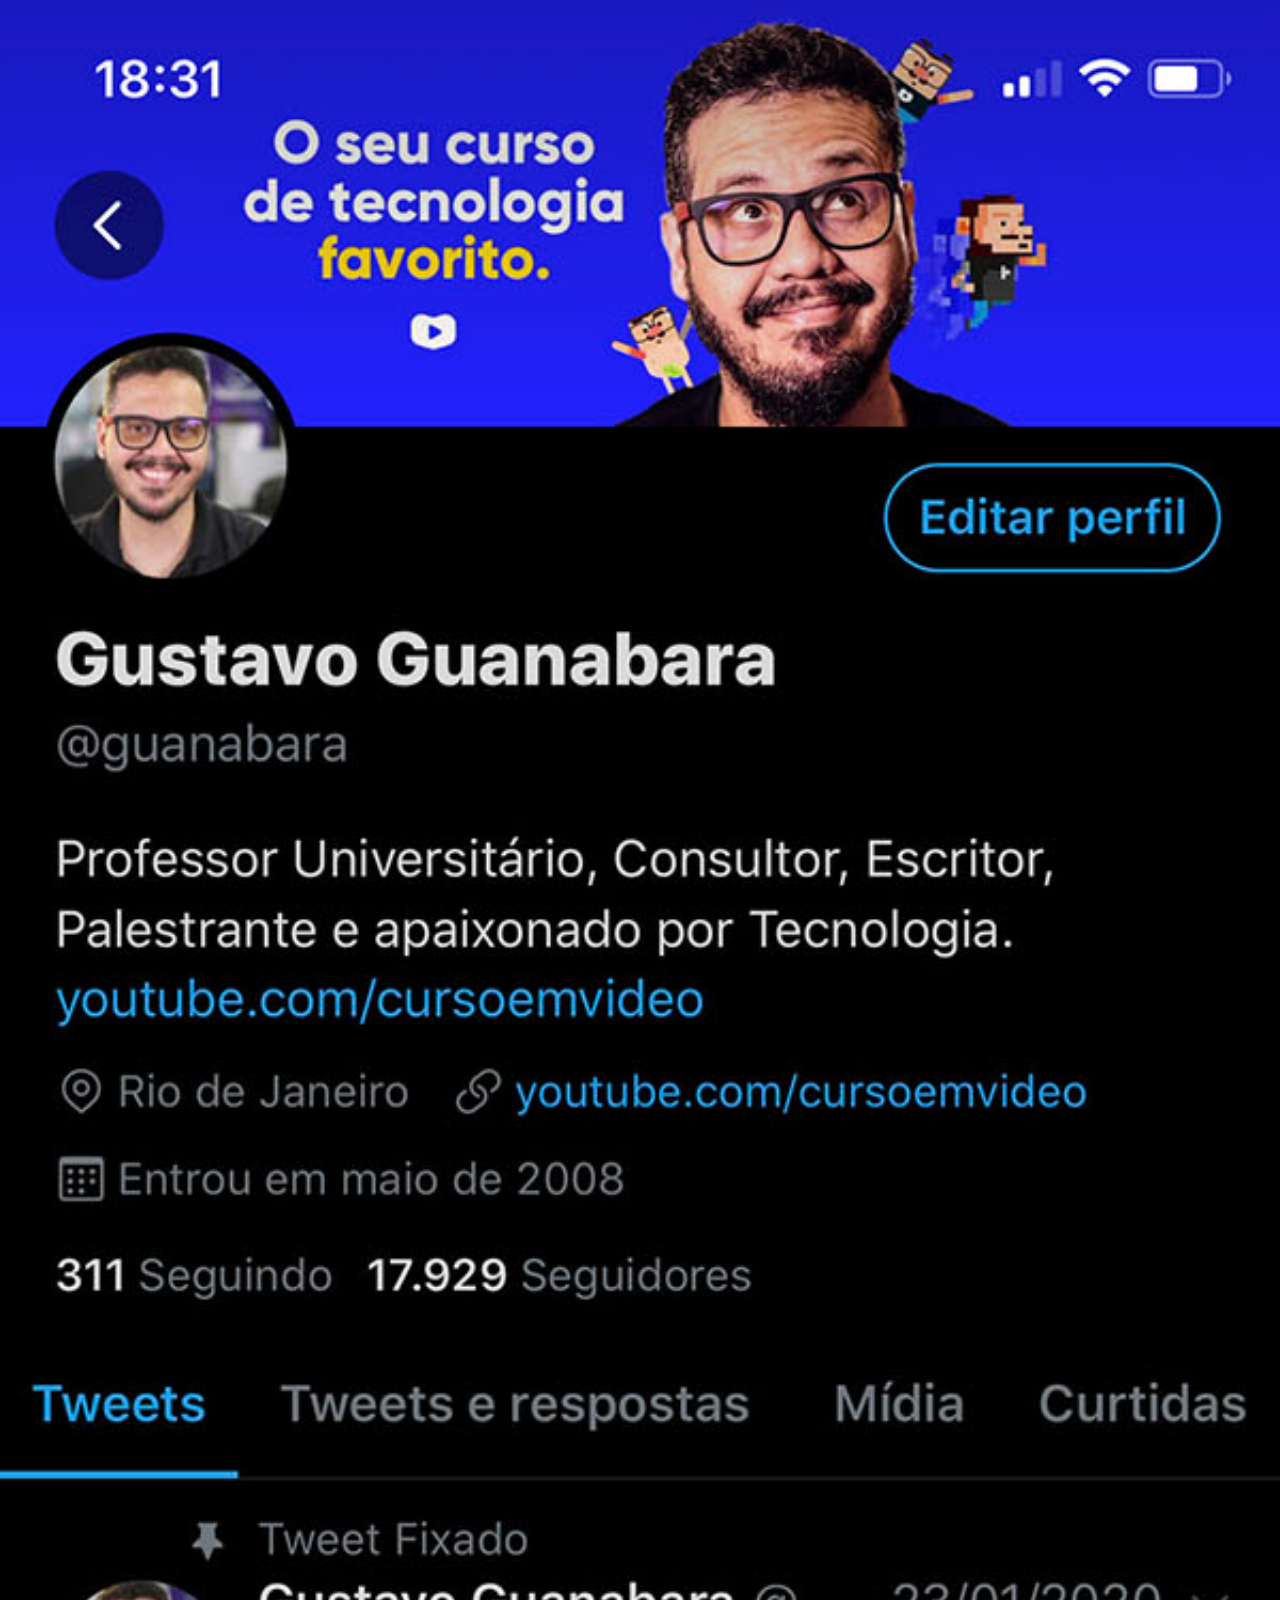
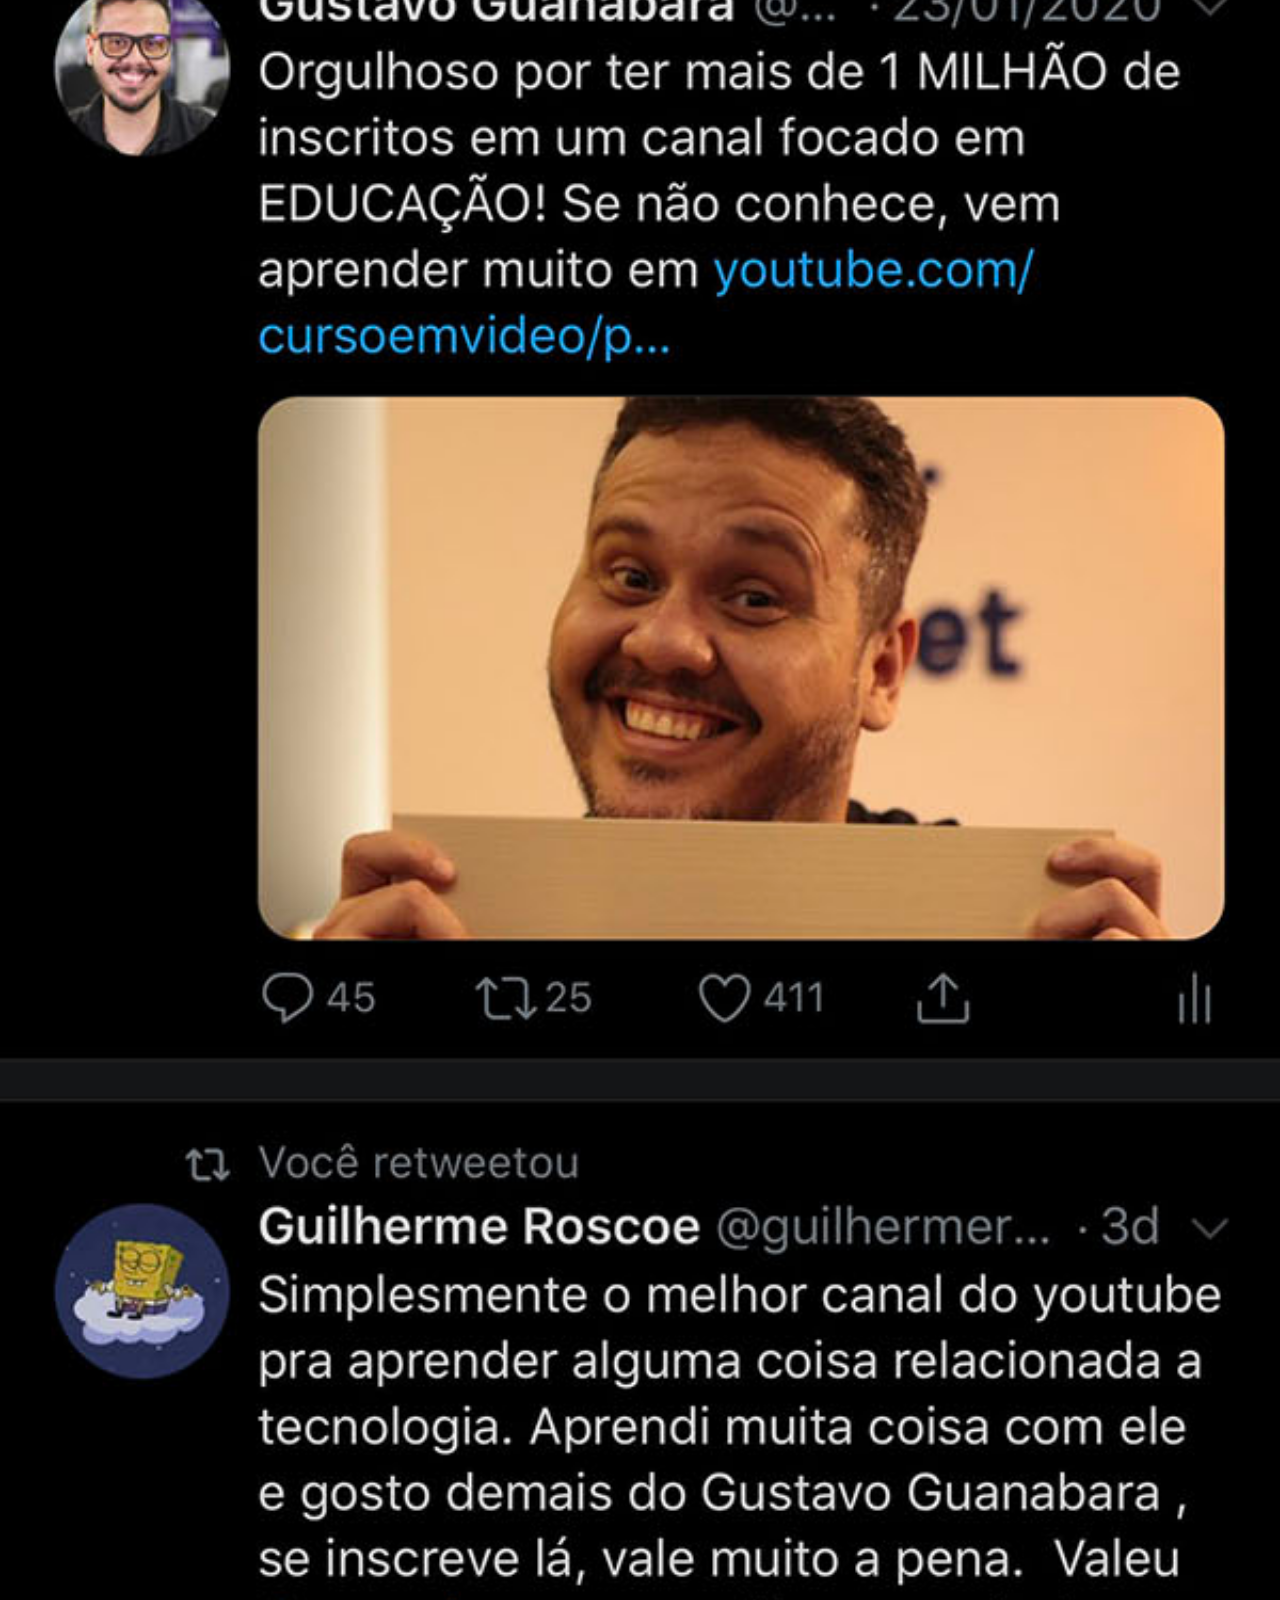
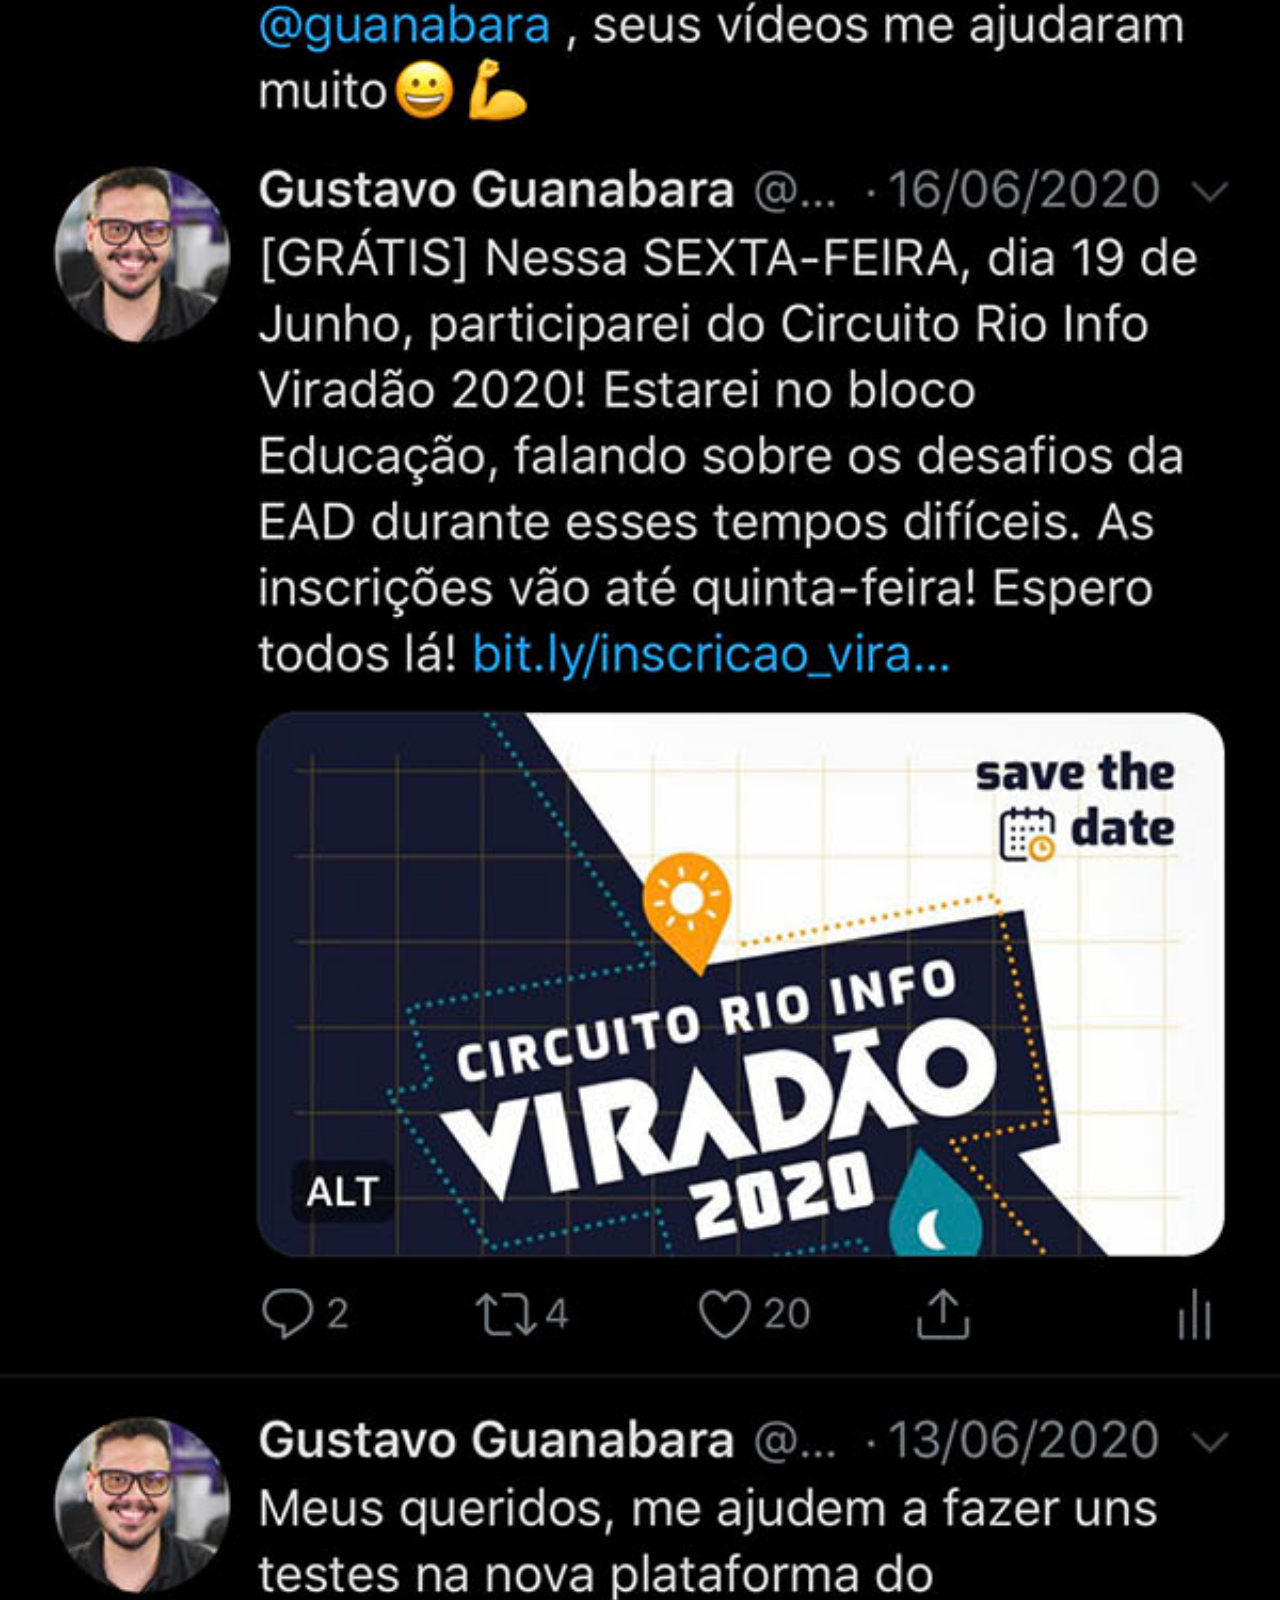
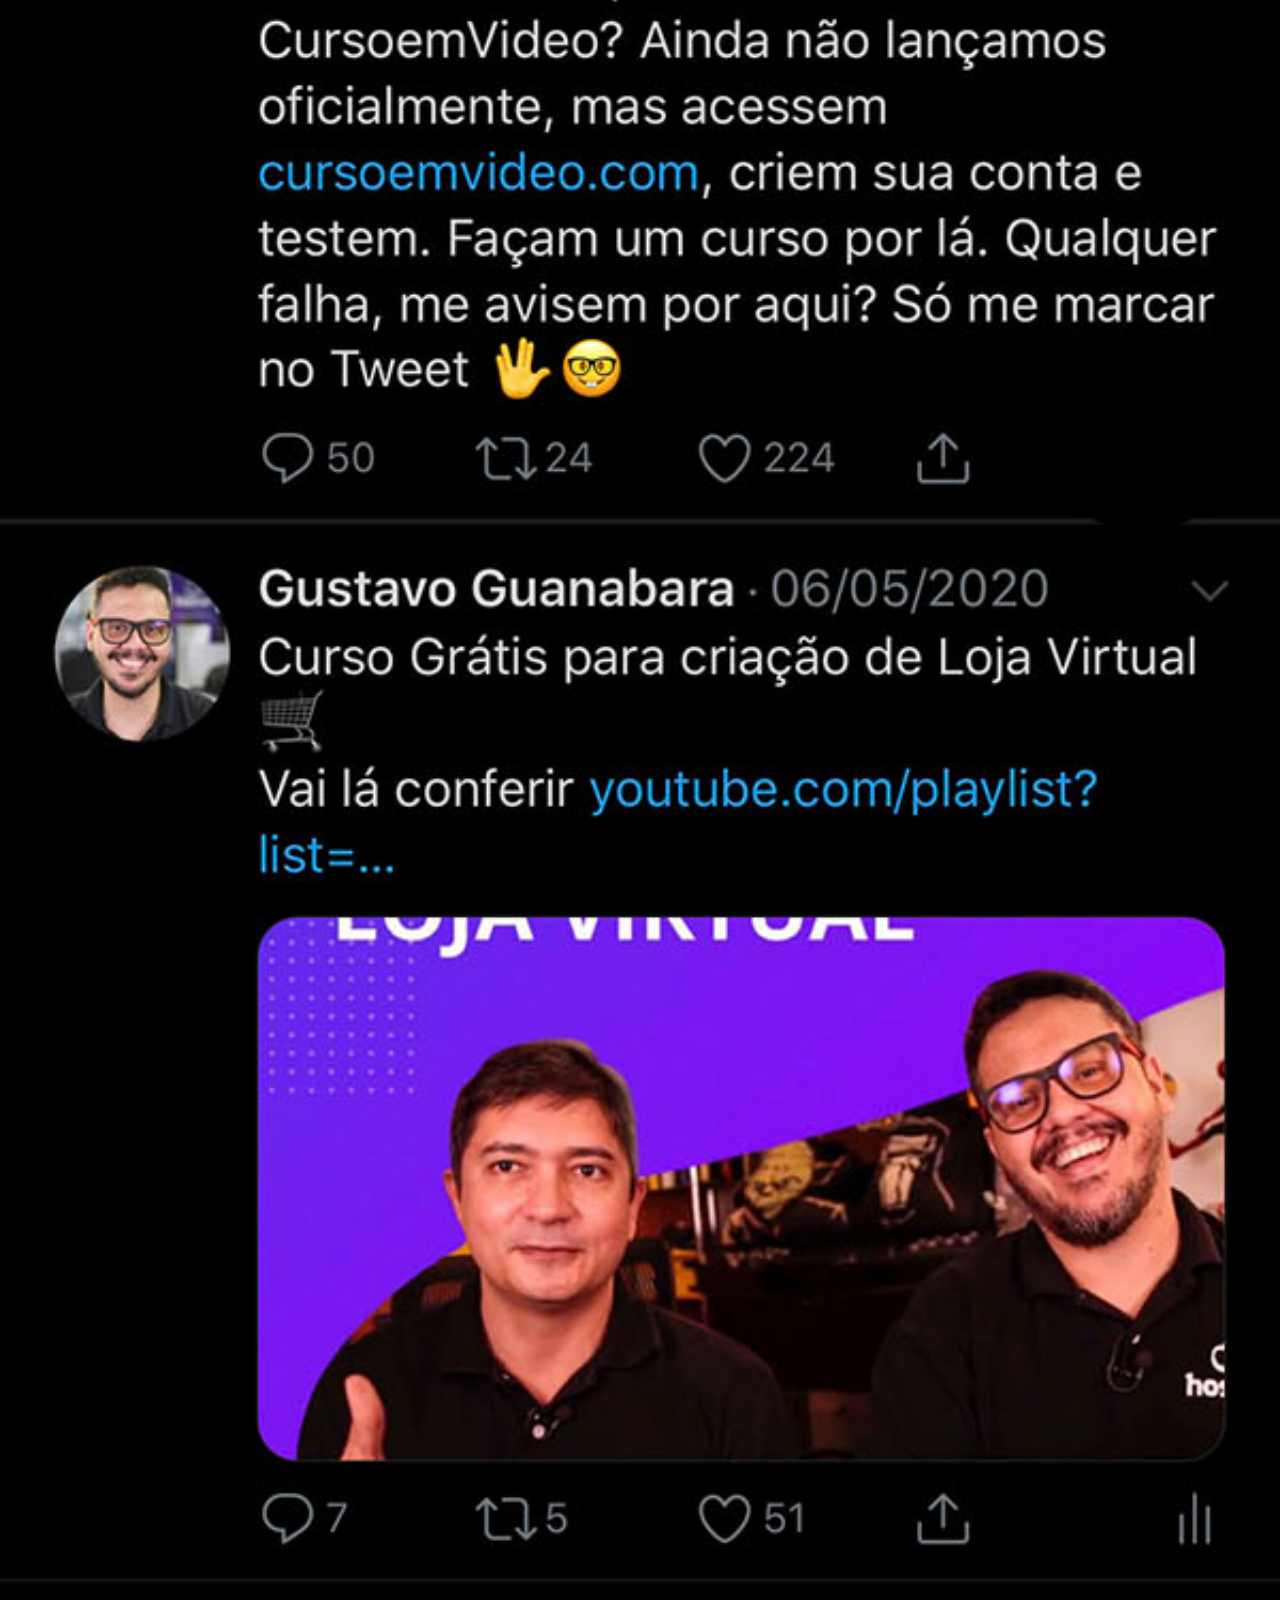
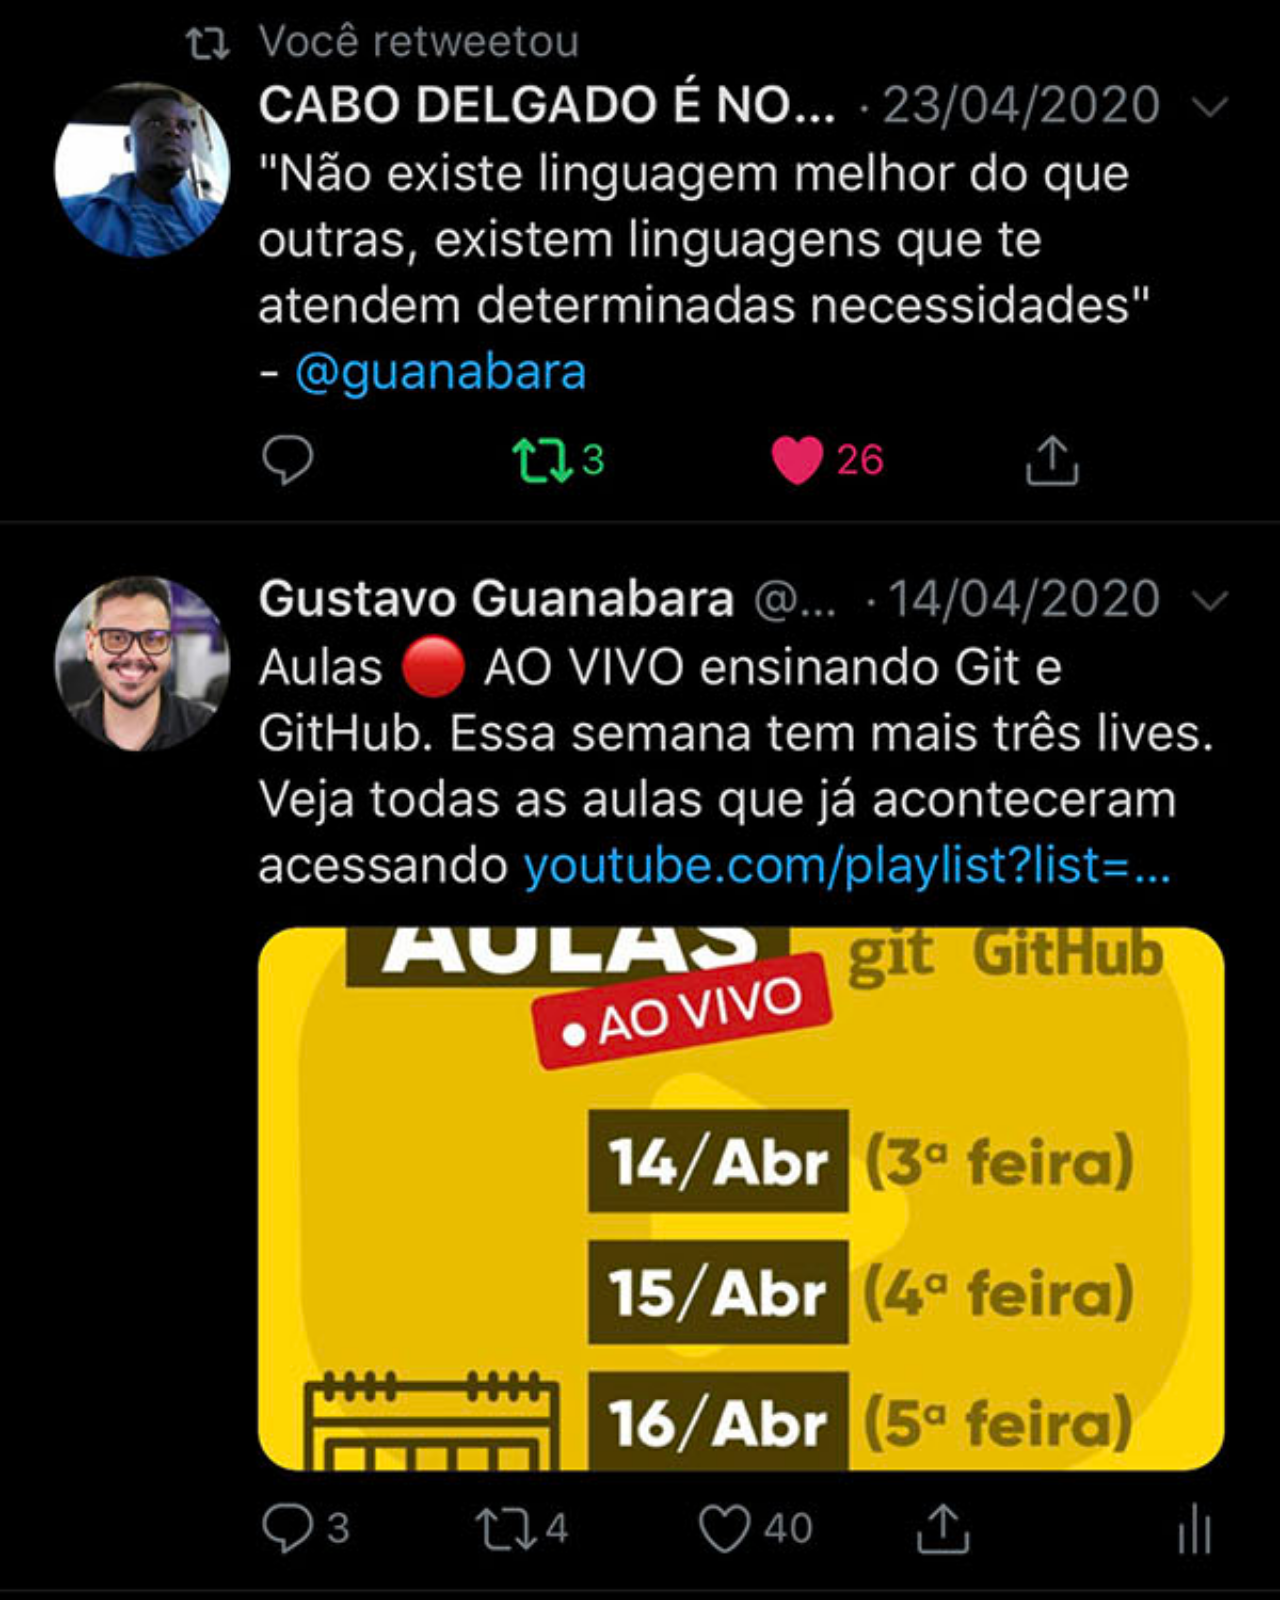
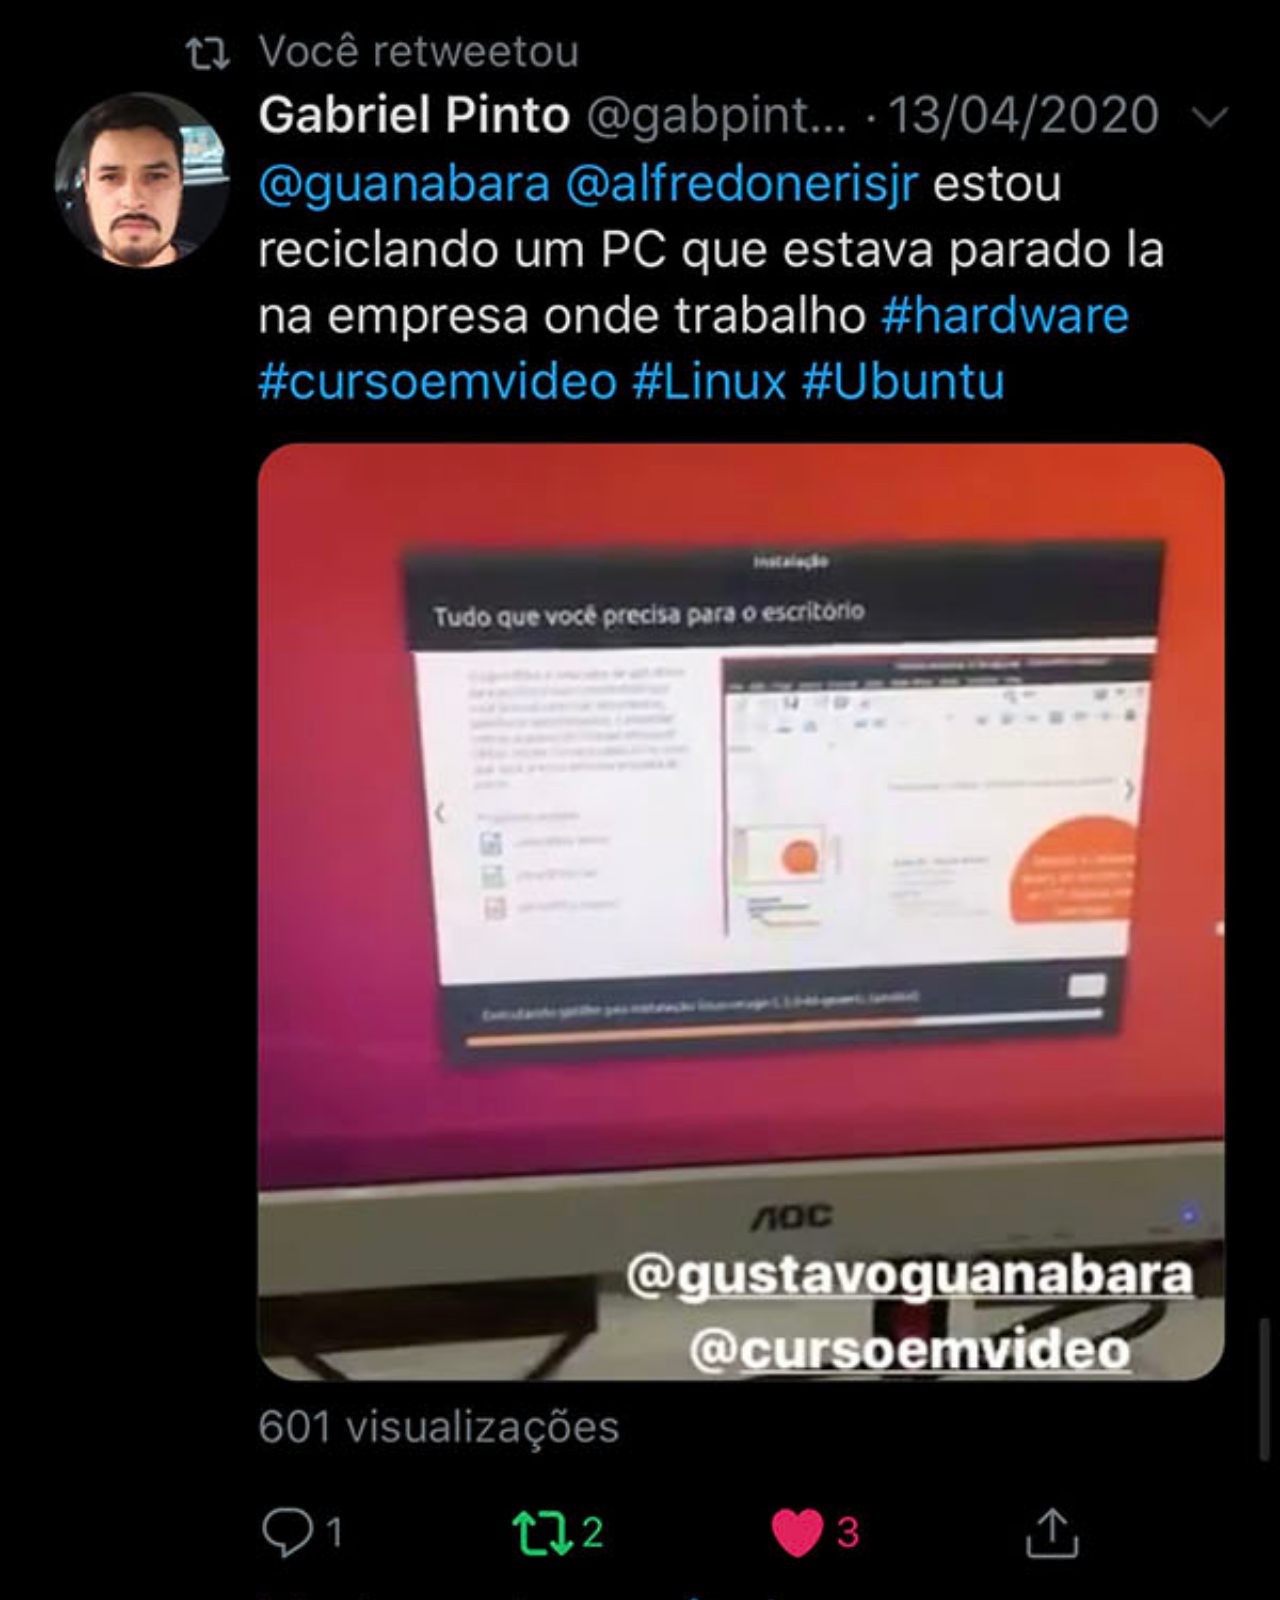
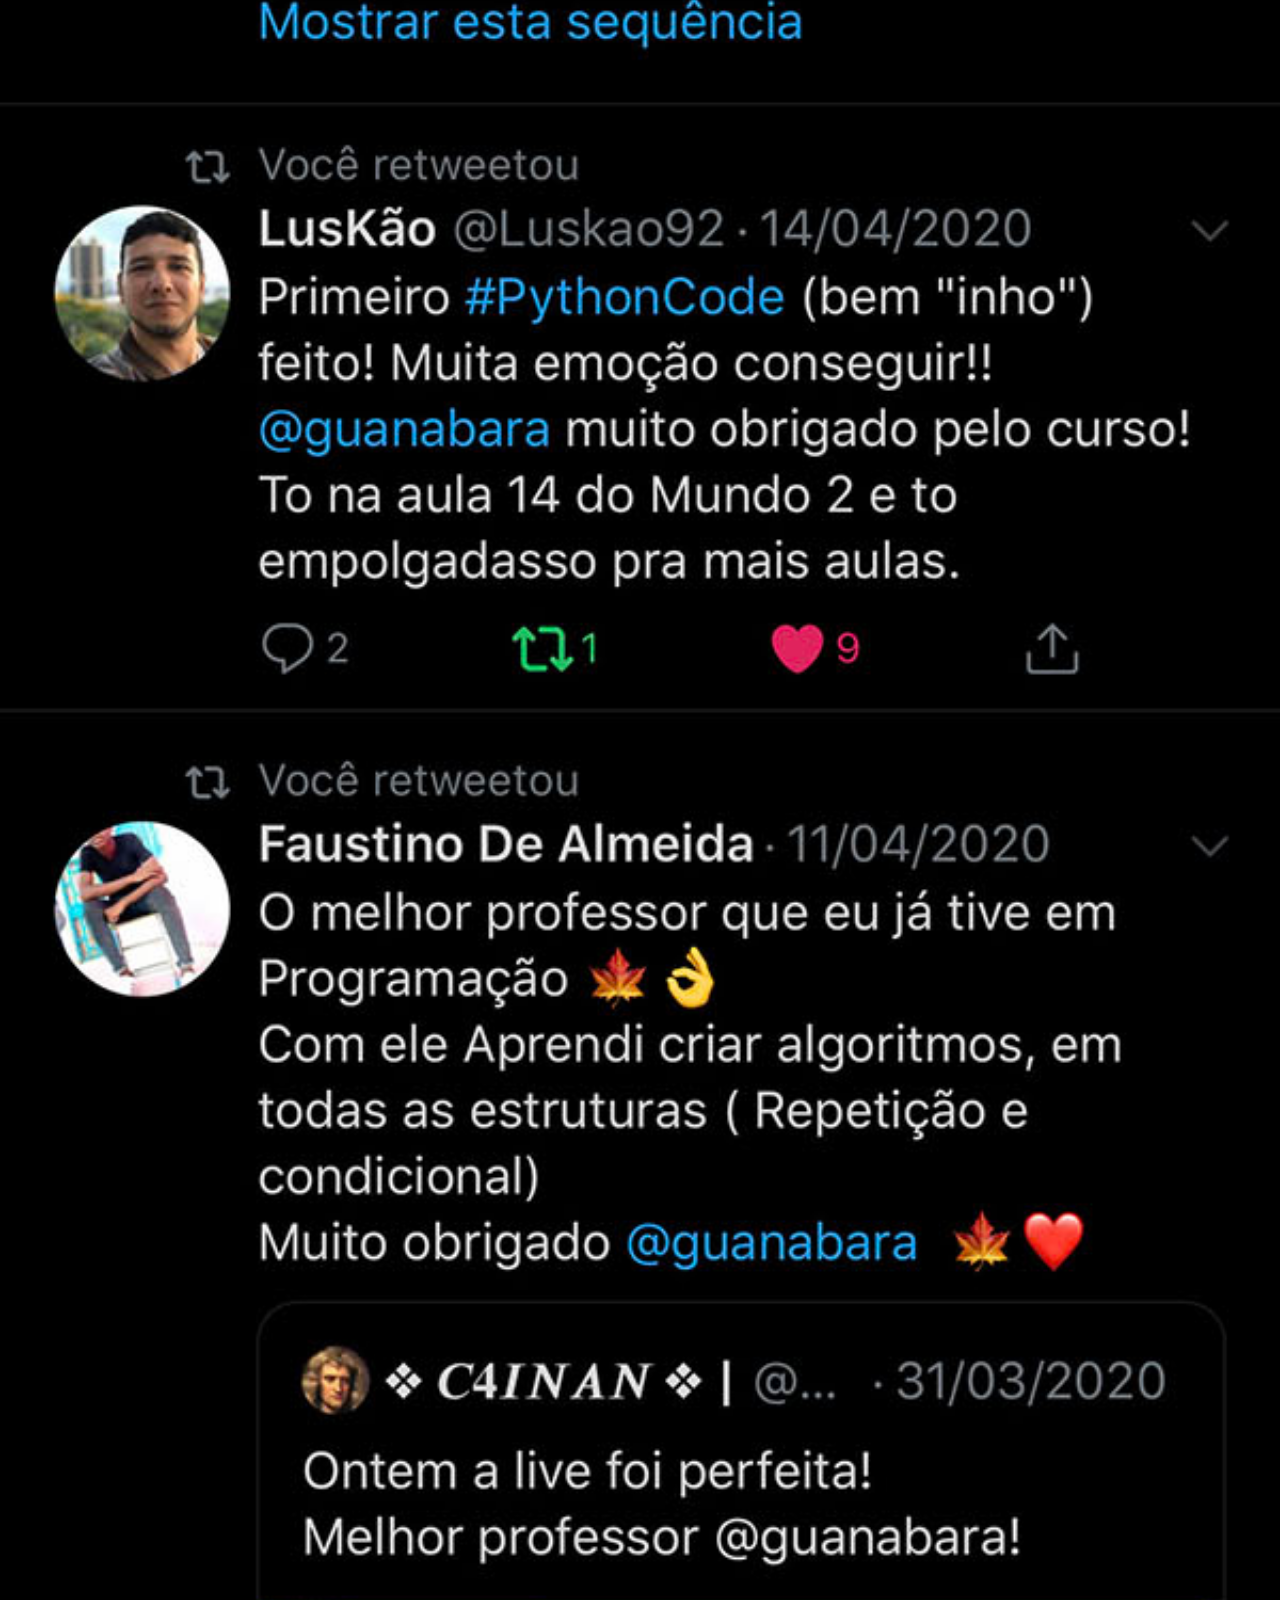
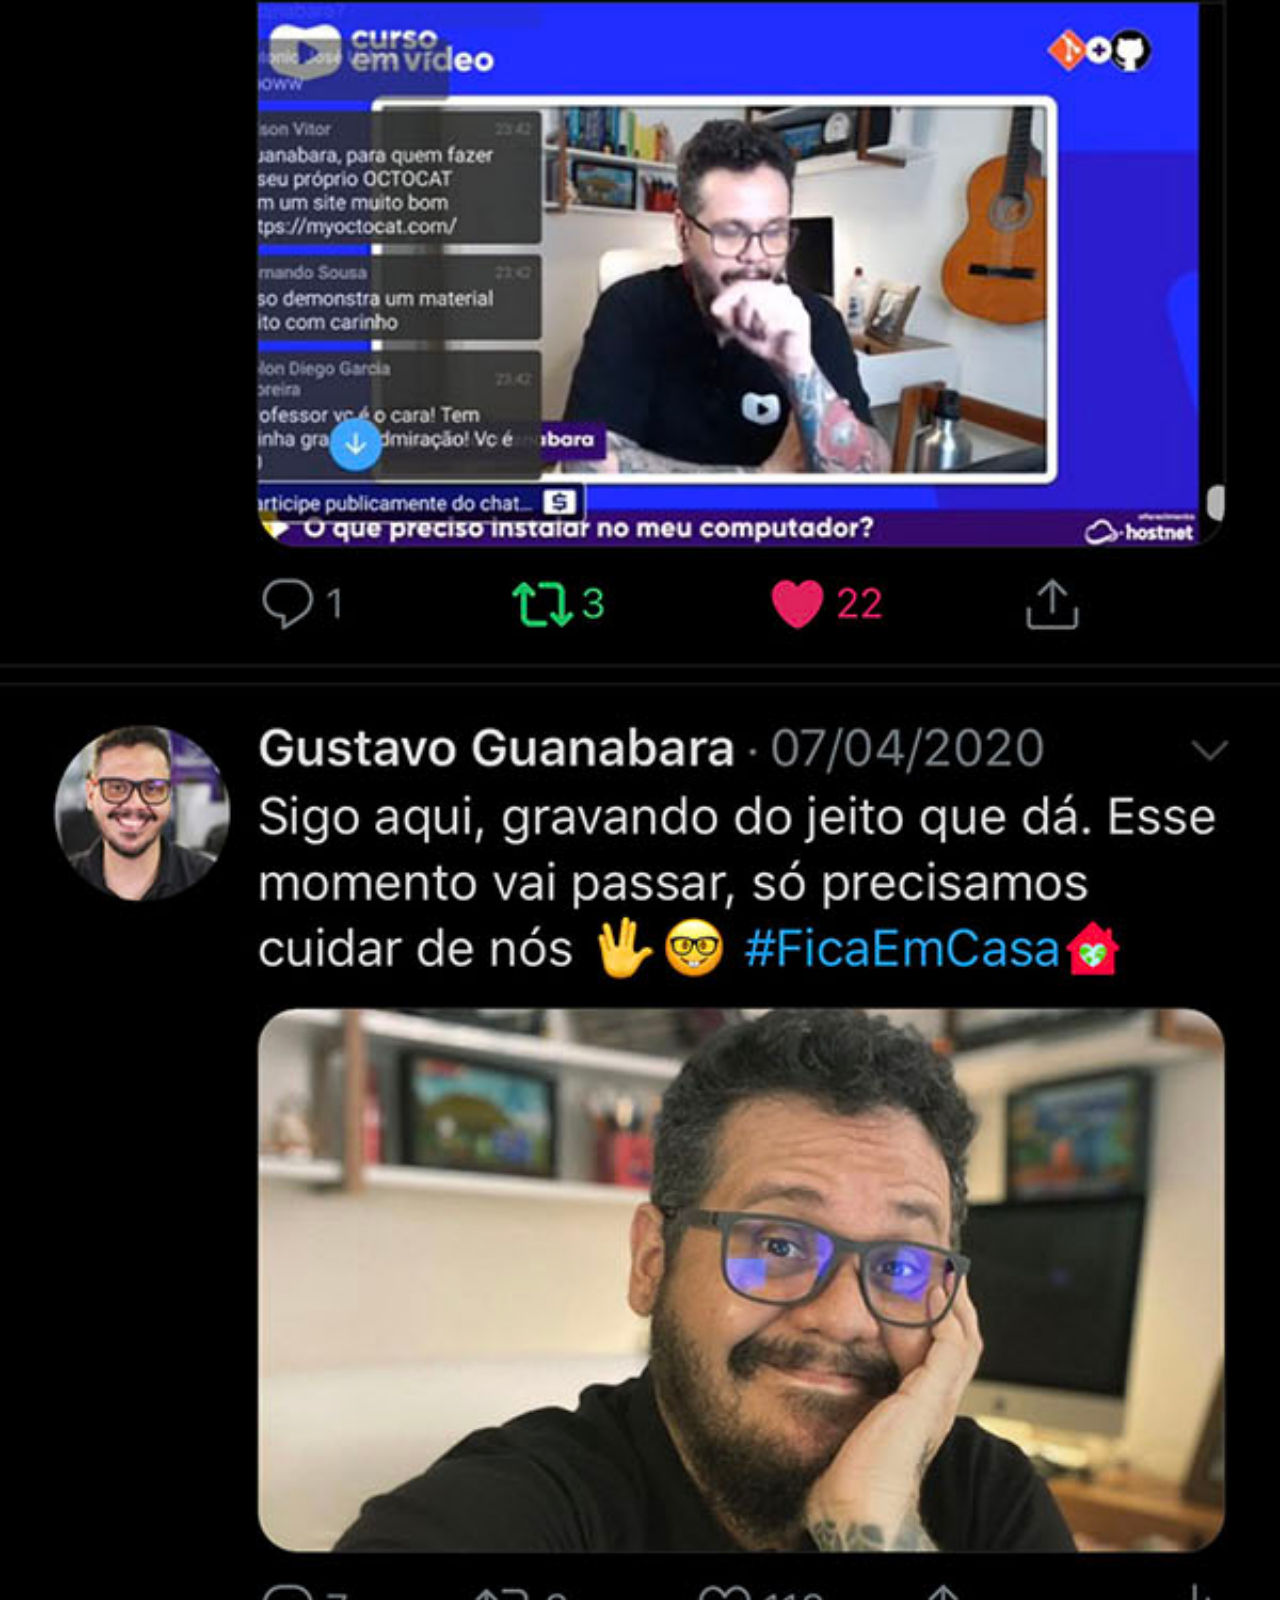
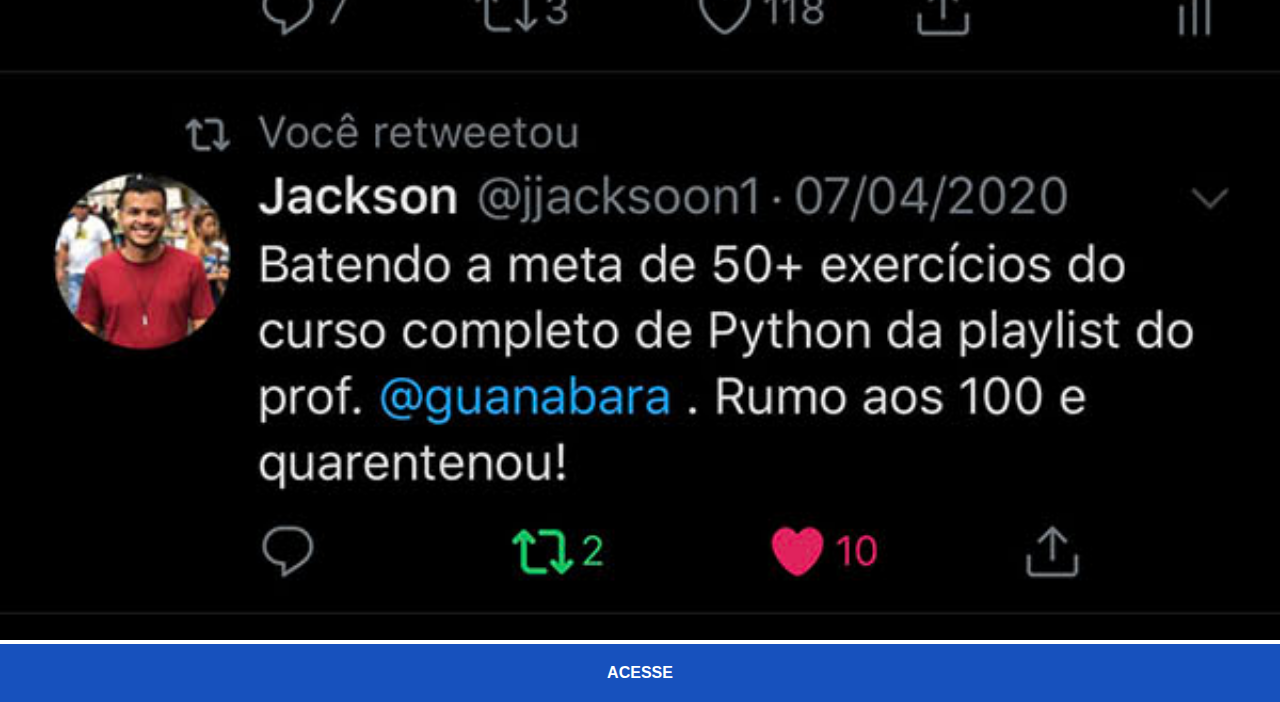
<file: twitter.html>
<!DOCTYPE html>
<html lang="pt-br">
<head>
  <meta charset="UTF-8">
  <meta name="viewport" content="width=device-width, initial-scale=1.0">
  <title>Twitter</title>
  <link rel="stylesheet" href="estilos/social.css">
</head>
<body>
  <img src="imagens/tela-twitter.jpg" alt="Tela do Twitter">
  <a href="https://twitter.com/guanabara" target="_blank">ACESSE</a>
</body>
</html>
</file>
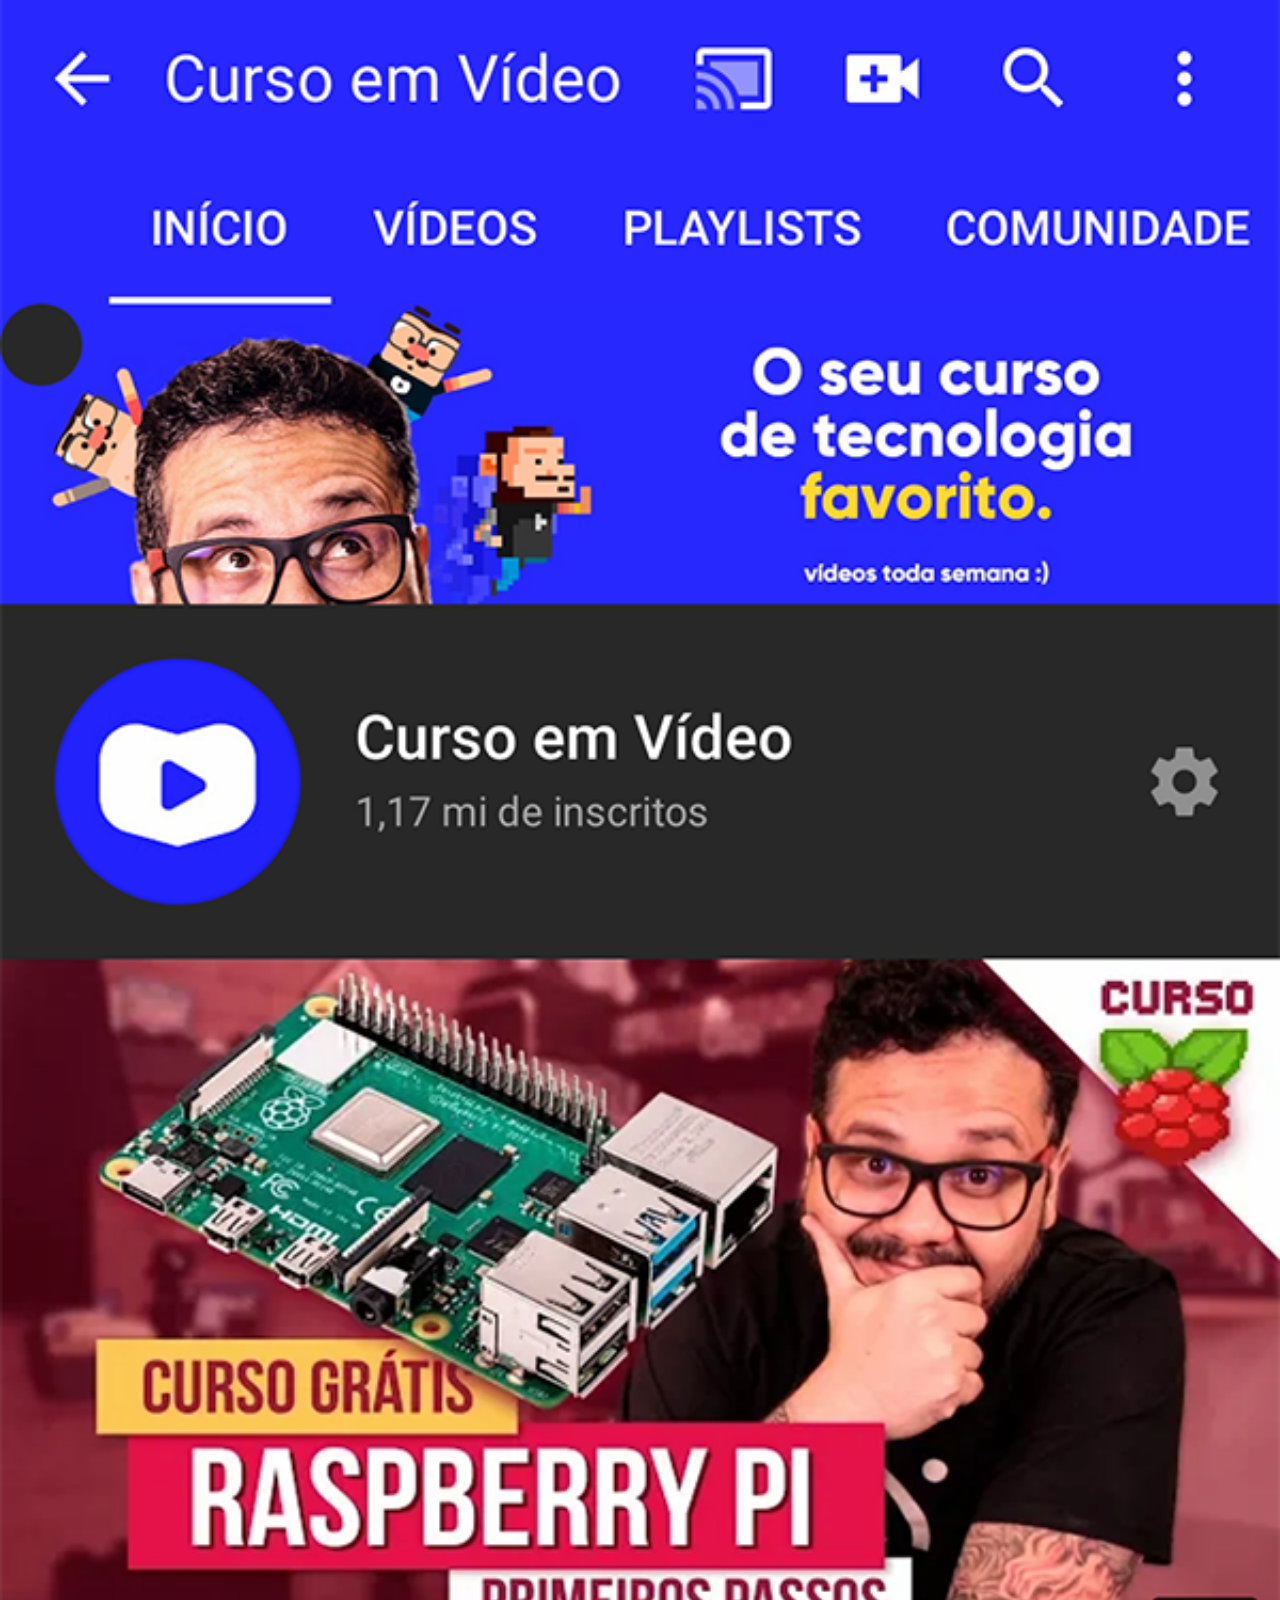
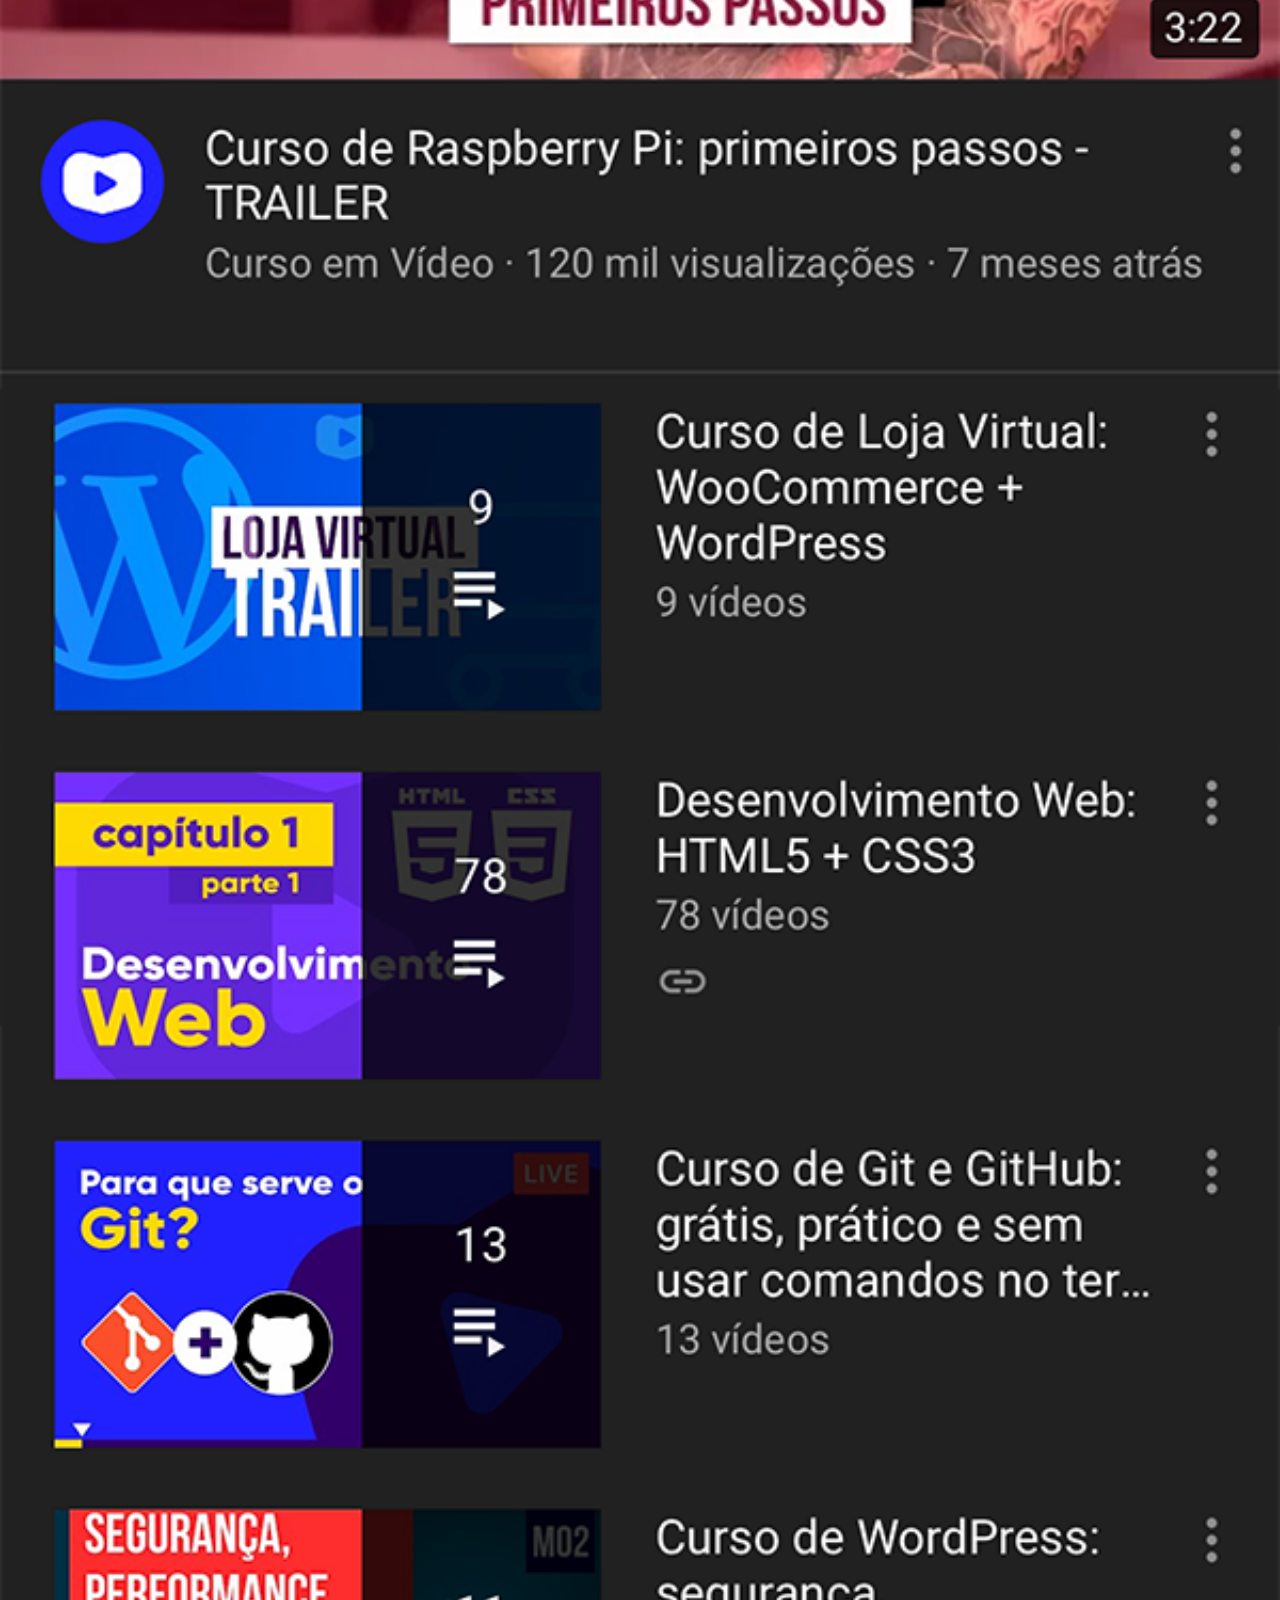
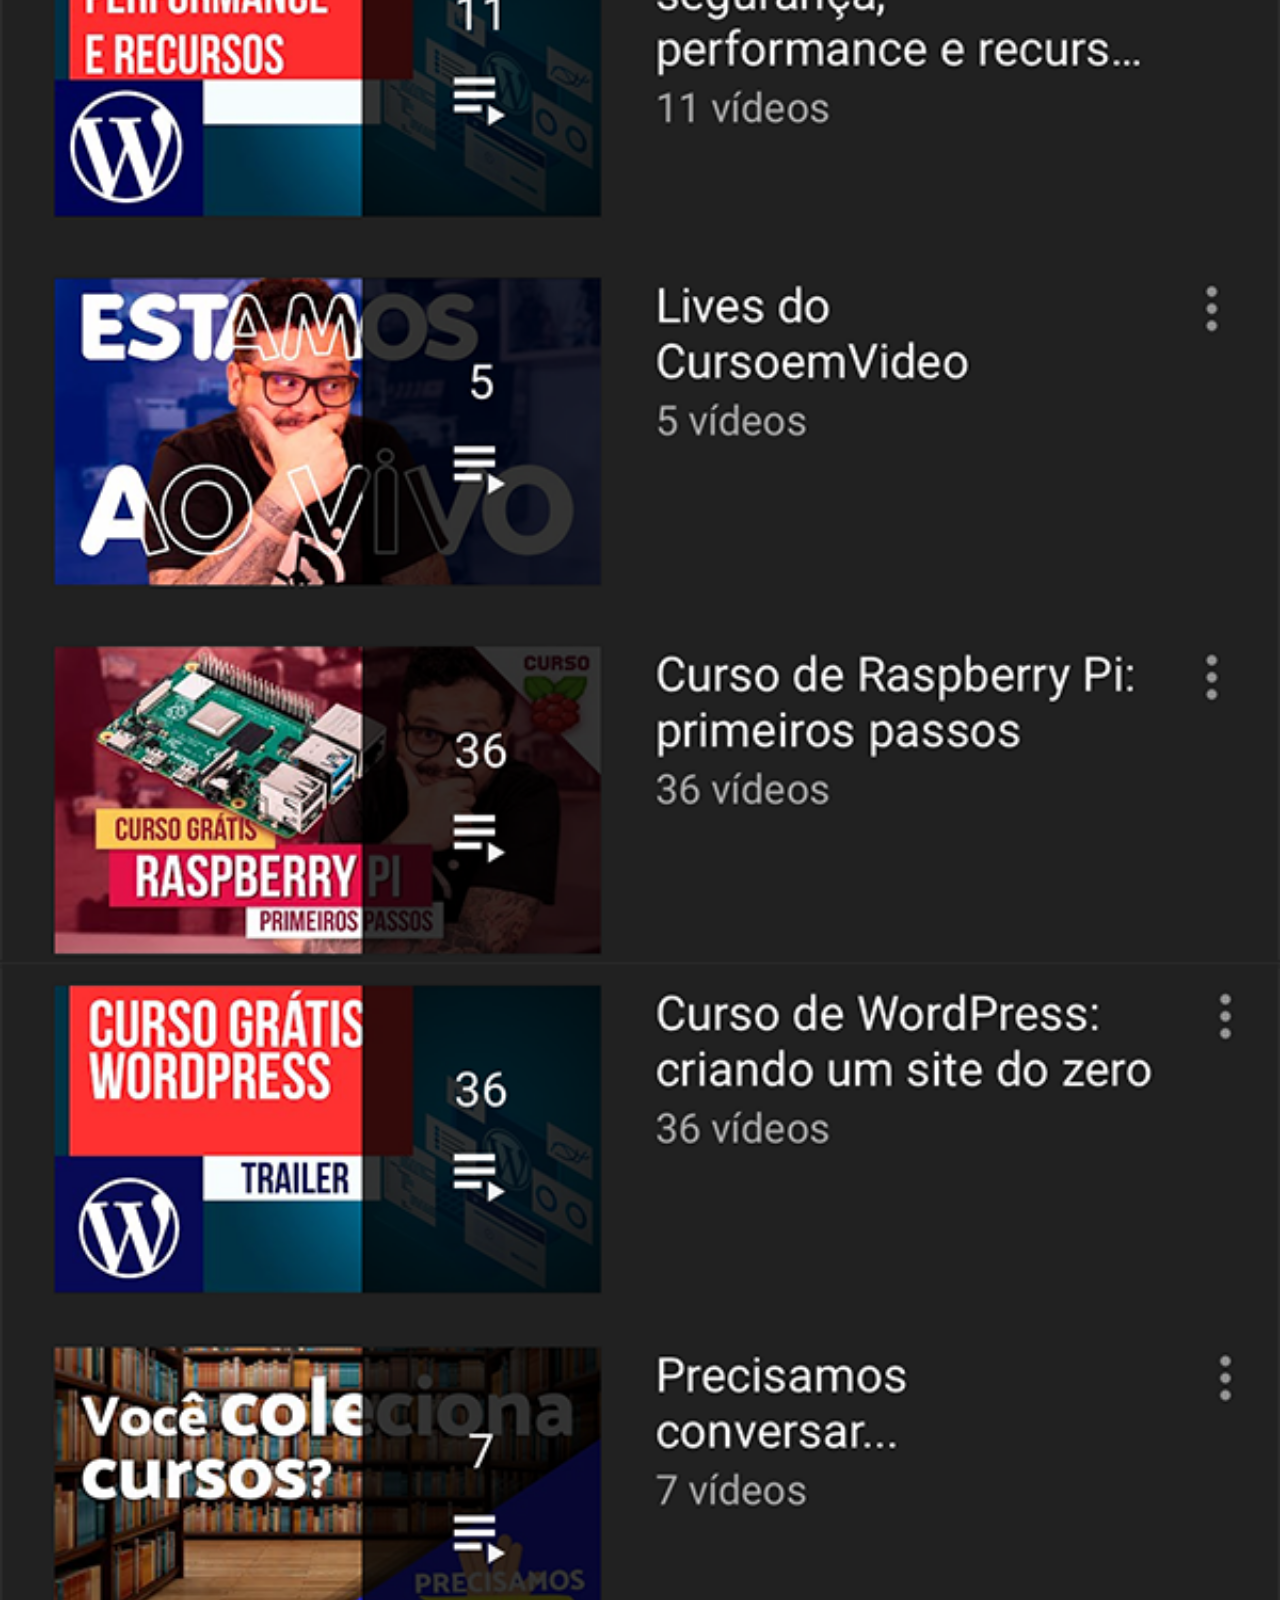
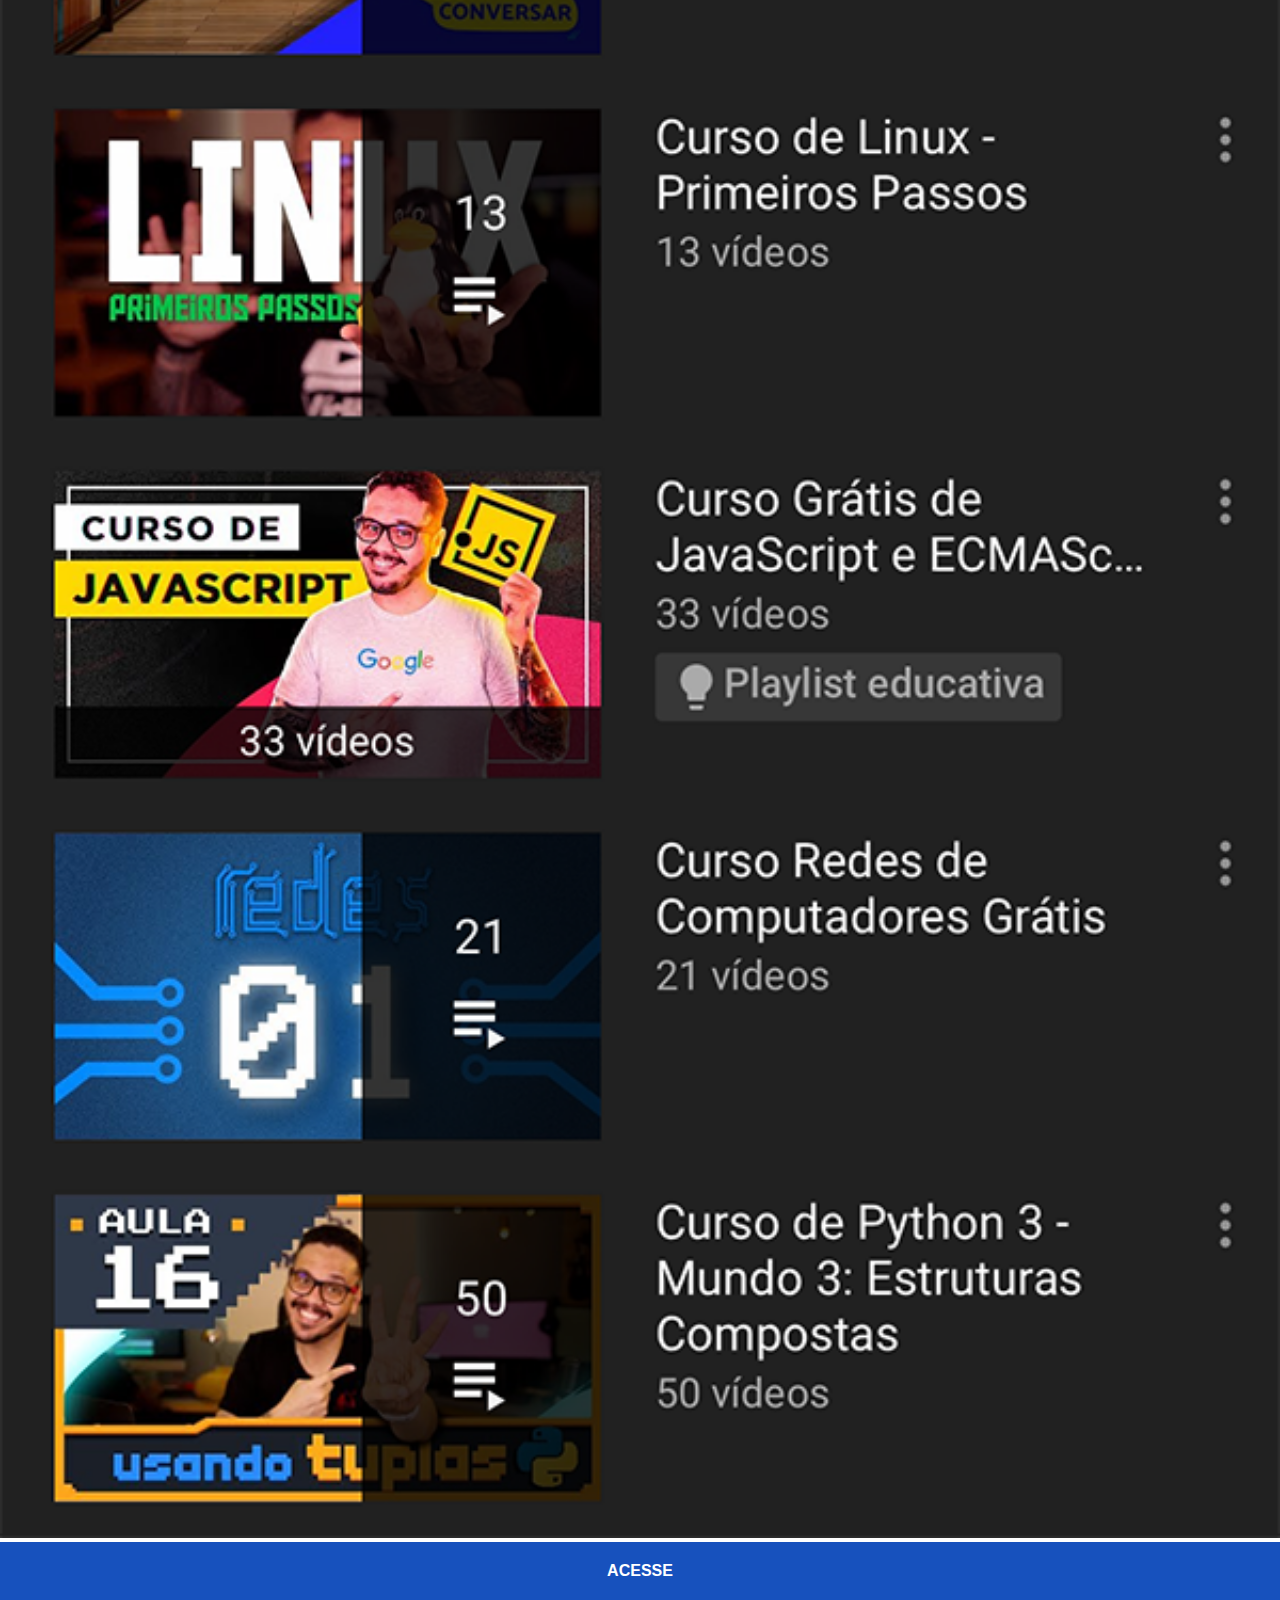
<file: youtube.html>
<!DOCTYPE html>
<html lang="pt-br">
<head>
  <meta charset="UTF-8">
  <meta name="viewport" content="width=device-width, initial-scale=1.0">
  <title>Youtube</title>
  <link rel="stylesheet" href="estilos/social.css">
</head>
<body>
  <img src="imagens/tela-youtube.png" alt="Tela do Youtube">
  <a href="https://youtube.com/" target="_blank">ACESSE</a>
</body>
</html>
</file>
<file: estilos/style.css>
@charset "UTF-8";

* {
  margin: 0;
  padding: 0;
  font-family: Arial, Helvetica, sans-serif;
}

html, body {
  height: 100vh;
  width: 100vw;
  background-color: #151515;
}

body {
  background: url('../imagens/fundo-madeira.jpg') no-repeat top center;
  background-size: cover;
  background-attachment: fixed;
}

main {
  height: 100vh;
  position: relative;
}

section#telefone {
  position: absolute;
  top: 50%;
  left: 50%;
  transform: translate(-50%, -50%);

  height: 627px;
  width: 311px;
  background: url('../imagens/frame-iphone.png') no-repeat;
}

iframe#tela {
  position: relative;
  top: 80px;
  left: 23px;
  width: 269px;
  height: 471px;
}

section#redes-sociais {
  display: flex;
  flex-direction: column;
  text-align: end;
}

section#redes-sociais img {
  width: 40px;
  margin: 10px;
  border-radius: 10px;
  box-sizing: border-box;
  transition: all .3s;
}

section#redes-sociais img:hover {
  border: 1.5px solid rgba(255, 255, 255, 0.575);
  transform: translate(-3px, -3px);
}
</file>
<file: estilos/social.css>
@charset "UTF-8";

* {
  margin: 0;
  padding: 0;
  font-family: Arial, Helvetica, sans-serif;
}

::-webkit-scrollbar {
  width: 0;
  height: 0;
}

img {
  width: 100vw;
}

a {
  display: block;
  background-color: #1751bd;
  padding: 20px;
  text-align: center;
  font-weight: bolder;
  color: white;
  text-decoration: none;
  transition: all .3s;
}

a:hover {
  background-color: #3179FF;
}
</file>
